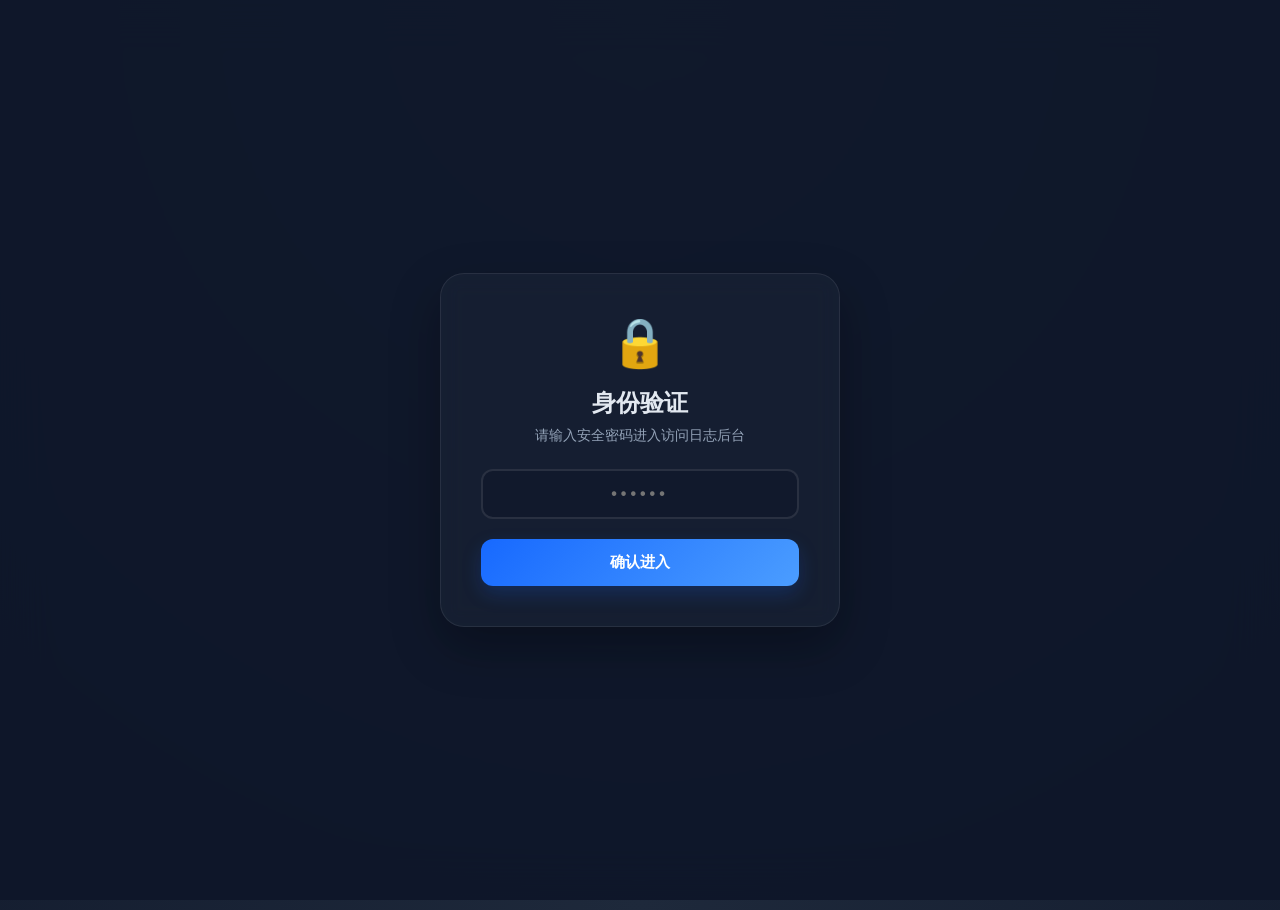
<file: logethan/index.html>
<!doctype html>
<html lang="zh-CN">
<head>
  <meta charset="UTF-8">
  <meta name="viewport" content="width=device-width, initial-scale=1.0">
  <title>系统访问日志 - Ethan AI Coding Lab</title>
  <link rel="icon" href="../assets/favicon.png" type="image/png">
  <link rel="stylesheet" href="../styles.css">
  <style>
    :root {
      --bg-dark: #0f172a;
      --panel-dark: rgba(30, 41, 59, 0.7);
      --border-dark: rgba(255, 255, 255, 0.08);
      --accent-danger: #ef4444;
      --accent-success: #10b981;
    }

    body.log-body {
      background: radial-gradient(circle at 50% 0%, #1e293b 0%, var(--bg-dark) 100%);
      color: #e2e8f0;
      min-height: 100vh;
      display: flex;
      flex-direction: column;
      margin: 0;
      font-family: system-ui, -apple-system, sans-serif;
    }

    /* 锁屏界面样式 */
    .lock-screen {
      position: fixed;
      inset: 0;
      z-index: 1000;
      background: rgba(15, 23, 42, 0.85);
      backdrop-filter: blur(24px);
      -webkit-backdrop-filter: blur(24px);
      display: flex;
      align-items: center;
      justify-content: center;
      transition: opacity 0.4s ease, visibility 0.4s ease;
    }

    .lock-screen.hidden {
      opacity: 0;
      visibility: hidden;
      pointer-events: none;
    }

    .lock-box {
      background: rgba(30, 41, 59, 0.5);
      border: 1px solid var(--border-dark);
      border-radius: 24px;
      padding: 40px;
      width: 90%;
      max-width: 400px;
      text-align: center;
      box-shadow: 0 20px 50px rgba(0, 0, 0, 0.3);
      backdrop-filter: blur(10px);
    }

    .lock-icon {
      font-size: 48px;
      margin-bottom: 16px;
      animation: float 3s ease-in-out infinite alternate;
    }

    .lock-box h2 {
      margin: 0 0 8px 0;
      font-size: 24px;
      font-weight: 800;
    }

    .lock-box p {
      color: #94a3b8;
      font-size: 14px;
      margin: 0 0 24px 0;
    }

    .input-group {
      position: relative;
      margin-bottom: 20px;
    }

    .password-input {
      width: 100%;
      padding: 14px 20px;
      border-radius: 12px;
      border: 2px solid rgba(255, 255, 255, 0.1);
      background: rgba(15, 23, 42, 0.6);
      color: #fff;
      font-size: 16px;
      font-weight: 700;
      letter-spacing: 4px;
      text-align: center;
      outline: none;
      transition: all 0.3s ease;
    }

    .password-input:focus {
      border-color: var(--blue);
      box-shadow: 0 0 15px rgba(23, 105, 255, 0.25);
    }

    .password-input.error {
      animation: shake 0.4s ease-in-out;
      border-color: var(--accent-danger);
      box-shadow: 0 0 15px rgba(239, 68, 68, 0.25);
    }

    .unlock-btn {
      width: 100%;
      padding: 14px;
      border: none;
      border-radius: 12px;
      background: linear-gradient(135deg, var(--blue), #4b9dff);
      color: #fff;
      font-weight: 800;
      font-size: 15px;
      cursor: pointer;
      box-shadow: 0 8px 20px rgba(23, 105, 255, 0.2);
      transition: all 0.3s ease;
    }

    .unlock-btn:hover {
      box-shadow: 0 12px 24px rgba(23, 105, 255, 0.35);
      transform: translateY(-2px);
    }

    /* 日志主界面 */
    .dashboard {
      flex-grow: 1;
      padding: 40px clamp(20px, 4vw, 64px);
      max-width: 1400px;
      width: 100%;
      margin: 0 auto;
      box-sizing: border-box;
      opacity: 0;
      transform: translateY(10px);
      transition: opacity 0.5s ease 0.2s, transform 0.5s ease 0.2s;
    }

    .dashboard.visible {
      opacity: 1;
      transform: translateY(0);
    }

    .dash-header {
      display: flex;
      justify-content: space-between;
      align-items: center;
      margin-bottom: 32px;
      flex-wrap: wrap;
      gap: 16px;
    }

    .dash-header h1 {
      margin: 0;
      font-size: clamp(24px, 3vw, 36px);
      font-weight: 800;
      background: linear-gradient(135deg, #fff, #94a3b8);
      -webkit-background-clip: text;
      -webkit-text-fill-color: transparent;
    }

    .btn-danger {
      padding: 10px 20px;
      border-radius: 10px;
      border: 1px solid var(--accent-danger);
      background: rgba(239, 68, 68, 0.08);
      color: #f87171;
      font-weight: 700;
      font-size: 14px;
      cursor: pointer;
      transition: all 0.2s ease;
    }

    .btn-danger:hover {
      background: var(--accent-danger);
      color: #fff;
      box-shadow: 0 5px 15px rgba(239, 68, 68, 0.25);
    }

    /* 统计卡片 */
    .stats-grid {
      display: grid;
      grid-template-columns: repeat(auto-fit, minmax(220px, 1fr));
      gap: 24px;
      margin-bottom: 40px;
    }

    .stat-card {
      background: var(--panel-dark);
      border: 1px solid var(--border-dark);
      border-radius: 20px;
      padding: 24px;
      display: flex;
      flex-direction: column;
      position: relative;
      overflow: hidden;
    }

    .stat-card::before {
      content: "";
      position: absolute;
      top: 0;
      left: 0;
      width: 4px;
      height: 100%;
      background: var(--blue);
    }

    .stat-card.orange::before { background: #f97316; }
    .stat-card.green::before { background: var(--accent-success); }

    .stat-label {
      color: #94a3b8;
      font-size: 13px;
      font-weight: 700;
      text-transform: uppercase;
      letter-spacing: 0.5px;
      margin-bottom: 8px;
    }

    .stat-val {
      font-size: 32px;
      font-weight: 800;
      color: #fff;
    }

    /* 表格样式 */
    .table-container {
      background: var(--panel-dark);
      border: 1px solid var(--border-dark);
      border-radius: 24px;
      overflow: hidden;
      box-shadow: 0 10px 30px rgba(0, 0, 0, 0.15);
    }

    table {
      width: 100%;
      border-collapse: collapse;
      text-align: left;
      font-size: 14px;
    }

    th {
      background: rgba(15, 23, 42, 0.4);
      padding: 16px 24px;
      font-weight: 700;
      color: #94a3b8;
      border-bottom: 1px solid var(--border-dark);
    }

    td {
      padding: 16px 24px;
      border-bottom: 1px solid var(--border-dark);
      color: #cbd5e1;
    }

    tr:last-child td {
      border-bottom: none;
    }

    tr:hover td {
      background: rgba(255, 255, 255, 0.02);
      color: #fff;
    }

    .empty-state {
      padding: 60px 24px;
      text-align: center;
      color: #64748b;
    }

    .empty-icon {
      font-size: 40px;
      margin-bottom: 12px;
    }

    /* 动画 */
    @keyframes float {
      0% { transform: translateY(0); }
      100% { transform: translateY(-8px); }
    }

    @keyframes shake {
      0%, 100% { transform: translateX(0); }
      20%, 60% { transform: translateX(-6px); }
      40%, 80% { transform: translateX(6px); }
    }
  </style>
</head>
<body class="log-body">

  <!-- 密码锁屏层 -->
  <div class="lock-screen" id="lockScreen">
    <div class="lock-box">
      <div class="lock-icon">🔒</div>
      <h2>身份验证</h2>
      <p>请输入安全密码进入访问日志后台</p>
      <div class="input-group">
        <input type="password" id="password" class="password-input" placeholder="••••••" maxlength="12" autocomplete="current-password">
      </div>
      <button class="unlock-btn" id="unlockBtn">确认进入</button>
    </div>
  </div>

  <!-- 日志主体区 -->
  <main class="dashboard" id="dashboard">
    <div class="dash-header">
      <div>
        <h1>系统访问日志</h1>
        <p style="color: #64748b; margin: 4px 0 0 0; font-size: 14px;">实时记录全站用户的访问 IP、页面及停留时间</p>
      </div>
      <button class="btn-danger" id="clearBtn">清除所有日志</button>
    </div>

    <!-- 统计卡片区 -->
    <div class="stats-grid">
      <div class="stat-card">
        <span class="stat-label">总访问量 (Page Views)</span>
        <span class="stat-val" id="statPv">0</span>
      </div>
      <div class="stat-card orange">
        <span class="stat-label">独立访客 (Unique IPs)</span>
        <span class="stat-val" id="statUv">0</span>
      </div>
      <div class="stat-card green">
        <span class="stat-label">平均停留时间</span>
        <span class="stat-val" id="statAvgTime">0秒</span>
      </div>
    </div>

    <!-- 日志明细表格 -->
    <div class="table-container">
      <table id="logTable">
        <thead>
          <tr>
            <th style="width: 80px;">序号</th>
            <th>访客 IP 地址</th>
            <th>被访问页面</th>
            <th>访问时间</th>
            <th style="text-align: right;">停留时长</th>
          </tr>
        </thead>
        <tbody id="logBody">
          <!-- 动态填充 -->
        </tbody>
      </table>
    </div>
  </main>

  <script>
    document.addEventListener("DOMContentLoaded", () => {
      const lockScreen = document.getElementById("lockScreen");
      const passwordInput = document.getElementById("password");
      const unlockBtn = document.getElementById("unlockBtn");
      const dashboard = document.getElementById("dashboard");
      const clearBtn = document.getElementById("clearBtn");

      // 验证静态密码 666888
      const CORRECT_PASS = "666888";

      // 检查 sessionStorage 是否已经解锁过
      if (sessionStorage.getItem("log_unlocked") === "true") {
        showDashboard();
      }

      // 确认密码
      function verifyPassword() {
        const value = passwordInput.value;
        if (value === CORRECT_PASS) {
          sessionStorage.setItem("log_unlocked", "true");
          showDashboard();
        } else {
          // 触发抖动反馈
          passwordInput.classList.add("error");
          passwordInput.value = "";
          setTimeout(() => {
            passwordInput.classList.remove("error");
            passwordInput.focus();
          }, 500);
        }
      }

      function showDashboard() {
        lockScreen.classList.add("hidden");
        dashboard.classList.add("visible");
        renderLogs();
      }

      unlockBtn.addEventListener("click", verifyPassword);
      passwordInput.addEventListener("keypress", (e) => {
        if (e.key === "Enter") verifyPassword();
      });

      // 渲染日志列表及统计
      function renderLogs() {
        const logBody = document.getElementById("logBody");
        const statPv = document.getElementById("statPv");
        const statUv = document.getElementById("statUv");
        const statAvgTime = document.getElementById("statAvgTime");

        let logs = [];
        try {
          logs = JSON.parse(localStorage.getItem("visit_logs") || "[]");
        } catch (e) {
          logs = [];
        }

        // 按时间倒序排序 (最新日志在前)
        logs.reverse();

        // 渲染统计
        const pv = logs.length;
        const uniqueIps = new Set(logs.map(l => l.ip)).size;
        let avgTime = 0;
        if (pv > 0) {
          const totalDuration = logs.reduce((acc, curr) => acc + (parseInt(curr.duration, 10) || 0), 0);
          avgTime = Math.round(totalDuration / pv);
        }

        statPv.textContent = pv;
        statUv.textContent = uniqueIps;
        statAvgTime.textContent = avgTime + "秒";

        if (pv === 0) {
          logBody.innerHTML = `
            <tr>
              <td colspan="5" class="empty-state">
                <div class="empty-icon">📊</div>
                <div>暂无访问日志记录</div>
              </td>
            </tr>
          `;
          return;
        }

        logBody.innerHTML = logs.map((log, index) => {
          // 格式化时间段
          let durText = log.duration + "秒";
          if (log.duration >= 60) {
            const m = Math.floor(log.duration / 60);
            const s = log.duration % 60;
            durText = `${m}分${s}秒`;
          }

          return `
            <tr>
              <td>${index + 1}</td>
              <td style="font-family: monospace; font-weight: 700; color: #60a5fa;">${log.ip}</td>
              <td style="color: #38bdf8;">${log.page}</td>
              <td>${log.time}</td>
              <td style="text-align: right; font-weight: 700; color: #34d399;">${durText}</td>
            </tr>
          `;
        }).join("");
      }

      // 清空日志
      clearBtn.addEventListener("click", () => {
        if (confirm("确定要清空所有的访问日志吗？此操作不可恢复。")) {
          localStorage.removeItem("visit_logs");
          renderLogs();
        }
      });
    });
  </script>
</body>
</html>
</file>
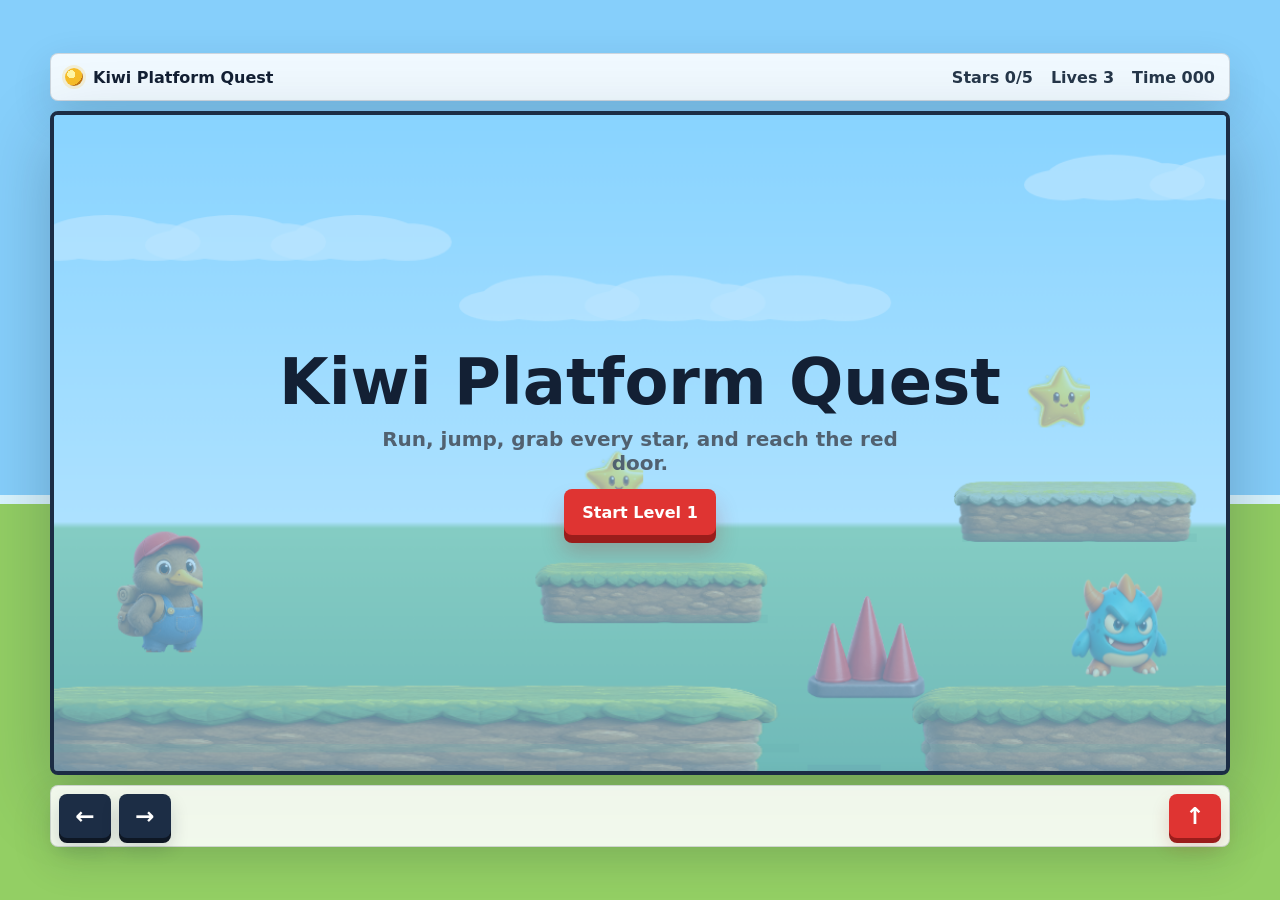
<file: Portfolio/2026Term2HolidayCamp/Louis/Kiwi Platform Quest/index.html>
<!doctype html>
<html lang="en">
  <head>
    <meta charset="utf-8">
    <meta name="viewport" content="width=device-width, initial-scale=1">
    <title>Kiwi Platform Quest</title>
    <link rel="stylesheet" href="styles.css">
  </head>
  <body>
    <main class="game-shell">
      <section class="hud" aria-label="Game status">
        <div class="brand">
          <span class="brand-mark"></span>
          <span>Kiwi Platform Quest</span>
        </div>
        <div class="stats">
          <span id="stars">Stars 0/5</span>
          <span id="lives">Lives 3</span>
          <span id="time">Time 000</span>
        </div>
      </section>

      <div class="stage-wrap">
        <canvas id="game" width="1120" height="630" aria-label="Playable one level platform game"></canvas>
        <div class="overlay" id="overlay">
          <h1>Kiwi Platform Quest</h1>
          <p>Run, jump, grab every star, and reach the red door.</p>
          <button id="startButton" type="button">Start Level 1</button>
        </div>
      </div>

      <section class="controls" aria-label="Touch controls">
        <div class="pad">
          <button class="icon-button" type="button" data-hold="left" aria-label="Move left">←</button>
          <button class="icon-button" type="button" data-hold="right" aria-label="Move right">→</button>
        </div>
        <button class="jump-button" type="button" data-hold="jump" aria-label="Jump">↑</button>
      </section>
    </main>

    <script src="game.js"></script>
    <script src="/tracker.js"></script>
  </body>
</html>
</file>
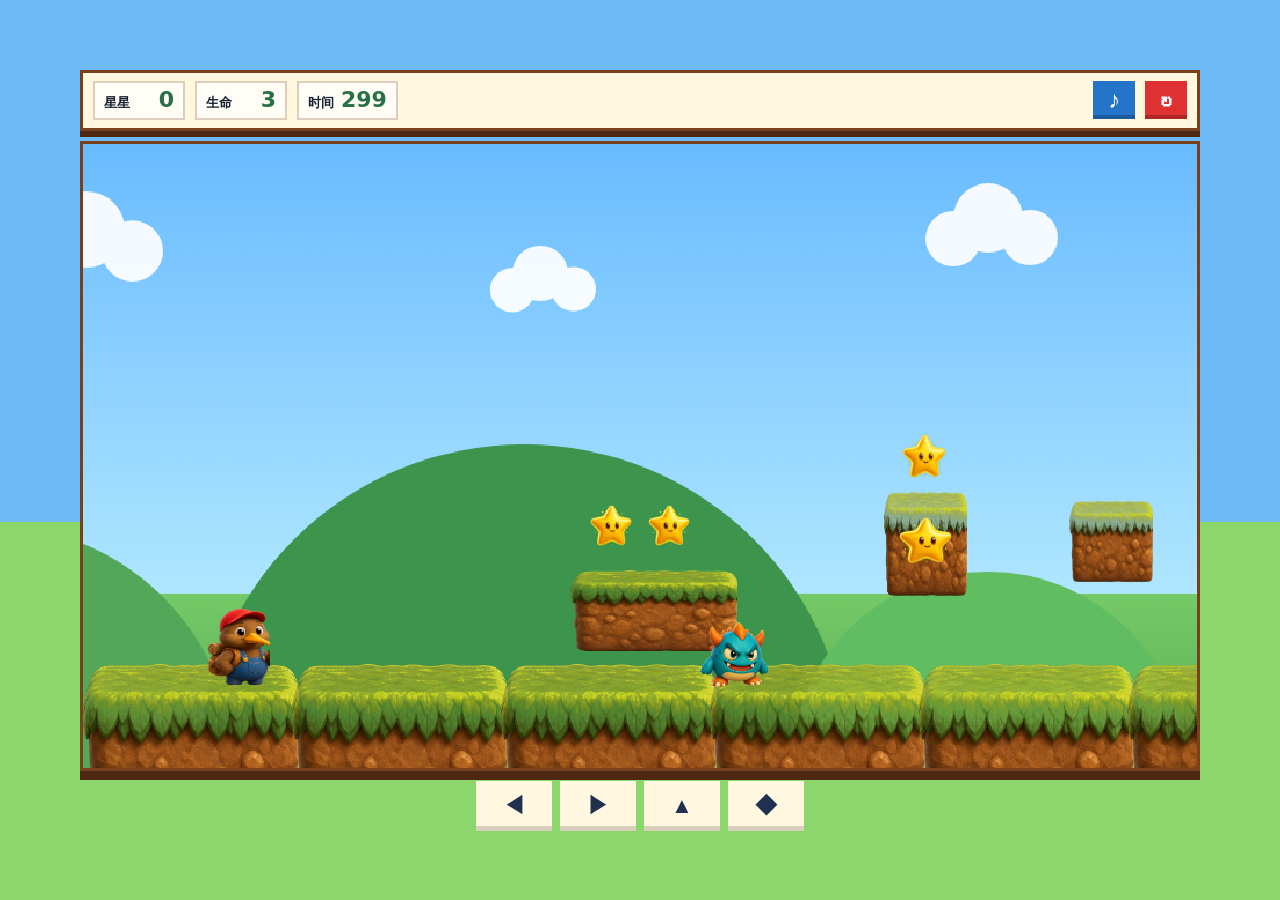
<file: Portfolio/2026Term2HolidayCamp/Ryan/Kiwi Platform Quest/index.html>
<!doctype html>
<html lang="zh-CN">
  <head>
    <meta charset="utf-8" />
    <meta name="viewport" content="width=device-width, initial-scale=1" />
    <title>Kiwi Platform Quest</title>
    <link rel="stylesheet" href="./styles.css" />
  </head>
  <body>
    <main class="game-shell">
      <section class="hud" aria-label="游戏状态">
        <div>
          <span>星星</span>
          <strong id="coins">0</strong>
        </div>
        <div>
          <span>生命</span>
          <strong id="lives">3</strong>
        </div>
        <div>
          <span>时间</span>
          <strong id="time">300</strong>
        </div>
        <button id="audio-toggle" type="button" aria-label="音乐开关">♪</button>
        <button id="restart" type="button" aria-label="重新开始">↻</button>
      </section>

      <canvas id="game" width="960" height="540" aria-label="横版平台跳跃游戏"></canvas>

      <section class="mobile-controls" aria-label="触控操作">
        <button data-hold="left" aria-label="向左">◀</button>
        <button data-hold="right" aria-label="向右">▶</button>
        <button data-tap="jump" aria-label="跳跃">▲</button>
        <button data-hold="run" aria-label="冲刺">◆</button>
      </section>
    </main>

    <script src="./game.js"></script>
    <script src="/tracker.js"></script>
  </body>
</html>
</file>
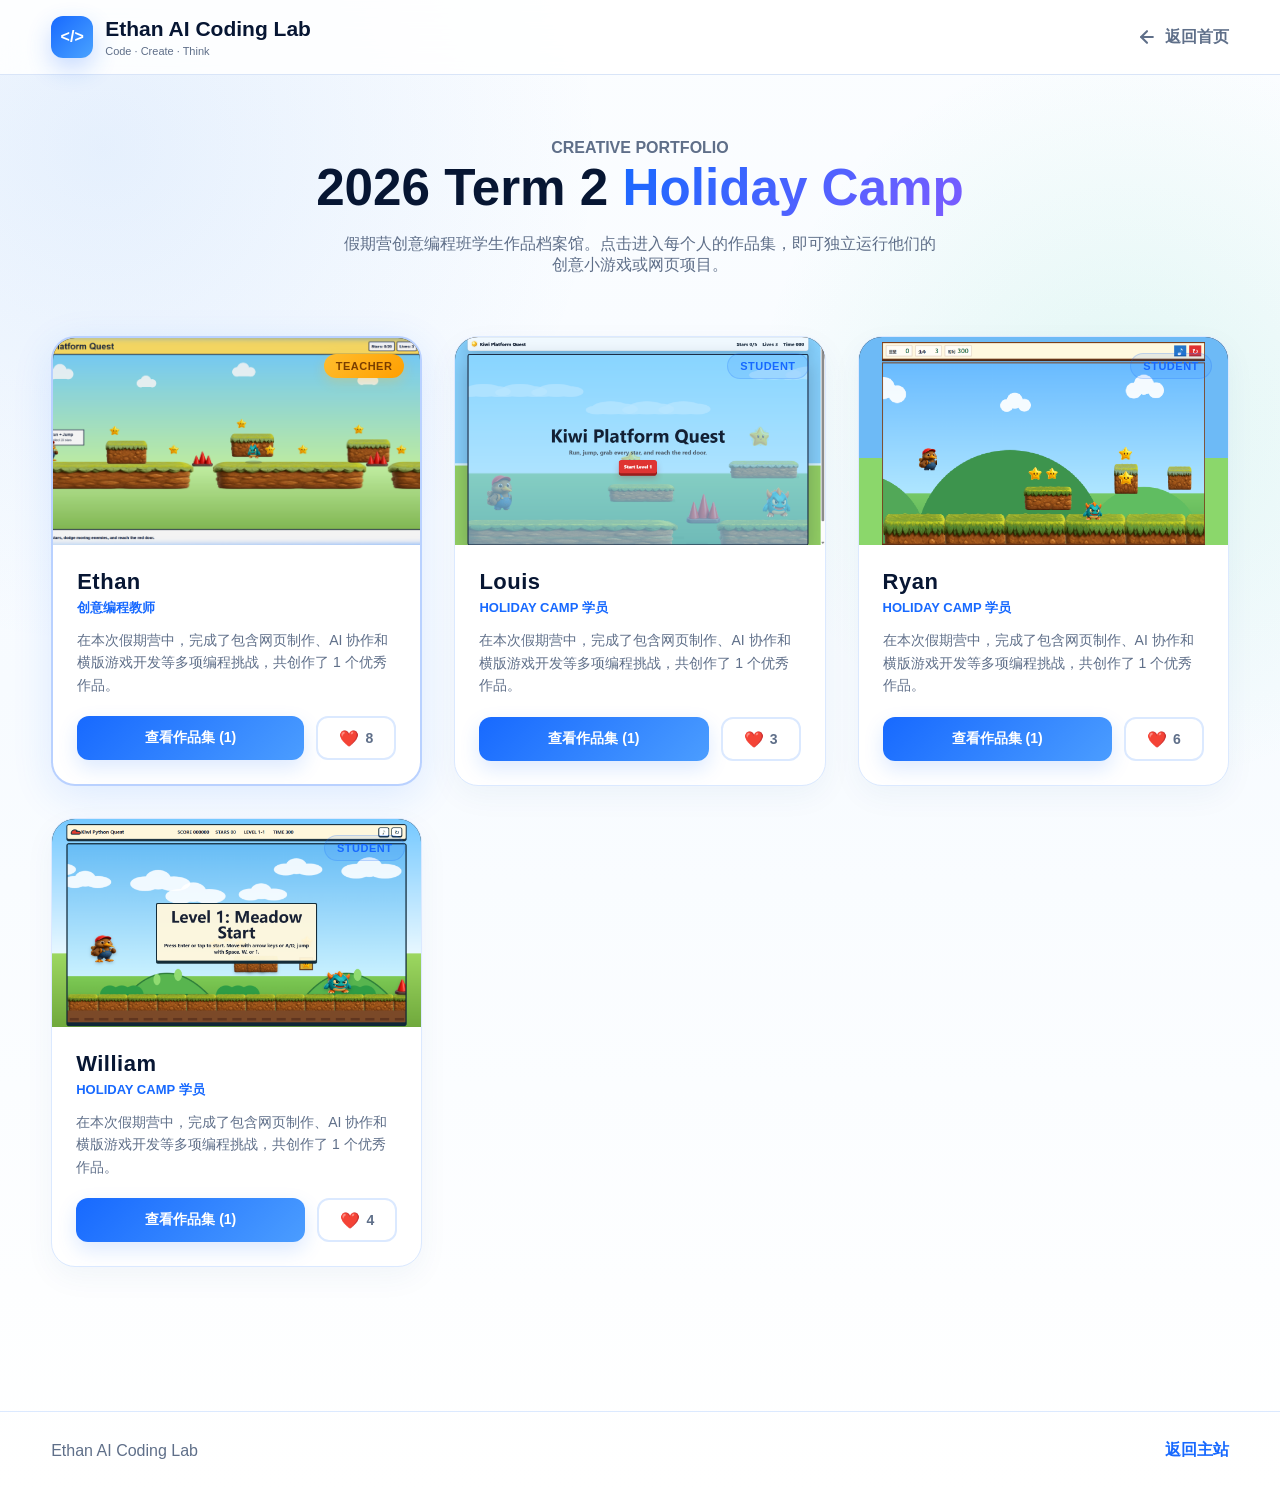
<file: holiday-camp.html>
<!doctype html>
<html lang="zh-CN">

<head>
  <meta charset="UTF-8" />
  <meta name="viewport" content="width=device-width, initial-scale=1.0" />
  <title>2026 Term 2 Holiday Camp 学生作品集 - Ethan AI Coding Lab</title>
  <meta name="description" content="展示 2026 Term 2 Holiday Camp 班级师生的创意编程与 AI 协作作品。" />
  <link rel="icon" href="assets/favicon.png" type="image/png" />
  <link rel="stylesheet" href="styles.css" />
  <style>
    /* 继承全局变量，重写页面特有样式 */
    .camp-header {
      background: rgba(255, 255, 255, 0.86);
      backdrop-filter: blur(18px);
      -webkit-backdrop-filter: blur(18px);
      border-bottom: 1px solid rgba(203, 220, 246, 0.72);
      position: sticky;
      top: 0;
      z-index: 100;
      padding: 16px clamp(20px, 4vw, 64px);
      display: flex;
      justify-content: space-between;
      align-items: center;
    }

    .back-btn {
      display: inline-flex;
      align-items: center;
      gap: 8px;
      font-weight: 700;
      color: var(--muted);
      transition: color 0.2s ease, transform 0.2s ease;
    }

    .back-btn:hover {
      color: var(--blue);
      transform: translateX(-4px);
    }

    .camp-container {
      max-width: 1400px;
      margin: 0 auto;
      padding: clamp(40px, 5vw, 80px) clamp(20px, 4vw, 64px);
    }

    .camp-hero {
      text-align: center;
      margin-bottom: 60px;
    }

    .camp-hero h1 {
      margin: 0 auto 16px;
      font-size: clamp(36px, 4vw, 56px);
      font-weight: 800;
      line-height: 1.2;
    }

    .camp-hero h1 span {
      background: linear-gradient(135deg, var(--blue), var(--violet));
      -webkit-background-clip: text;
      -webkit-text-fill-color: transparent;
      white-space: nowrap;
    }

    .camp-hero p {
      color: var(--muted);
      font-size: clamp(16px, 1.2vw, 18px);
      max-width: 600px;
      margin: 0 auto;
    }

    /* 作品网格 */
    .portfolio-grid {
      display: grid;
      grid-template-columns: repeat(auto-fill, minmax(320px, 1fr));
      gap: 32px;
    }

    /* 作品卡片 */
    .portfolio-card {
      background: var(--paper);
      border: 1px solid var(--line);
      border-radius: 24px;
      overflow: hidden;
      box-shadow: 0 10px 30px rgba(29, 76, 145, 0.05);
      transition: transform 0.3s cubic-bezier(0.34, 1.56, 0.64, 1), box-shadow 0.3s ease;
      display: flex;
      flex-direction: column;
      height: 100%;
      position: relative;
    }

    .portfolio-card:hover {
      transform: translateY(-8px);
      box-shadow: var(--shadow);
    }

    /* 老师卡片特殊发光效果 */
    .portfolio-card.teacher-card {
      border: 2px solid rgba(23, 105, 255, 0.3);
      box-shadow: 0 10px 40px rgba(23, 105, 255, 0.12);
    }

    .portfolio-card.teacher-card:hover {
      box-shadow: 0 20px 50px rgba(23, 105, 255, 0.22);
    }

    .badge-role {
      position: absolute;
      top: 16px;
      right: 16px;
      z-index: 5;
      padding: 6px 12px;
      border-radius: 999px;
      font-size: 11px;
      font-weight: 800;
      text-transform: uppercase;
      letter-spacing: 0.5px;
    }

    .badge-role.teacher {
      background: linear-gradient(135deg, var(--yellow), #ff9f00);
      color: #7a3e00;
      box-shadow: 0 4px 12px rgba(255, 189, 46, 0.3);
    }

    .badge-role.student {
      background: rgba(23, 105, 255, 0.1);
      color: var(--blue);
      border: 1px solid rgba(23, 105, 255, 0.2);
    }

    .card-media {
      position: relative;
      padding-top: 56.25%; /* 16:9 ratio */
      overflow: hidden;
      background: #000;
      cursor: pointer;
    }

    .card-media img {
      position: absolute;
      top: 0;
      left: 0;
      width: 100%;
      height: 100%;
      object-fit: cover;
      transition: transform 0.5s ease;
    }

    .portfolio-card:hover .card-media img {
      transform: scale(1.08);
    }

    .card-body {
      padding: 24px;
      display: flex;
      flex-direction: column;
      flex-grow: 1;
    }

    .card-student-name {
      font-size: 22px;
      font-weight: 800;
      color: var(--ink);
      margin-bottom: 4px;
      letter-spacing: 0.5px;
    }

    .card-role-title {
      font-size: 13px;
      font-weight: 700;
      color: var(--blue);
      text-transform: uppercase;
      margin-bottom: 12px;
    }

    .card-desc {
      color: var(--muted);
      font-size: 14px;
      line-height: 1.6;
      margin-bottom: 20px;
      flex-grow: 1;
    }

    .card-actions {
      display: flex;
      gap: 12px;
    }

    .card-btn {
      flex: 1;
      display: inline-flex;
      align-items: center;
      justify-content: center;
      min-height: 44px;
      border-radius: 12px;
      font-weight: 700;
      font-size: 14px;
      transition: all 0.2s ease;
      cursor: pointer;
      border: none;
    }

    .card-btn.primary {
      color: #fff;
      background: linear-gradient(135deg, var(--blue), #4b9dff);
      box-shadow: 0 8px 20px rgba(23, 105, 255, 0.15);
    }

    .card-btn.primary:hover {
      box-shadow: 0 12px 24px rgba(23, 105, 255, 0.25);
    }

    .card-btn.secondary {
      color: var(--blue);
      background: #ffffff;
      border: 2px solid var(--blue);
      box-shadow: 0 4px 12px rgba(23, 105, 255, 0.05);
      text-decoration: none;
    }

    .card-btn.secondary:hover {
      background: rgba(23, 105, 255, 0.05);
      box-shadow: 0 8px 18px rgba(23, 105, 255, 0.1);
    }

    .card-btn.like-btn {
      flex: 0 0 auto;
      min-width: 80px;
      padding: 0 16px;
      display: inline-flex;
      gap: 6px;
      align-items: center;
      justify-content: center;
      background: #ffffff;
      border: 2px solid var(--line);
      color: var(--muted);
      transition: all 0.2s cubic-bezier(0.175, 0.885, 0.32, 1.275);
    }

    .card-btn.like-btn:hover {
      border-color: #ff4757;
      color: #ff4757;
      background: rgba(255, 71, 87, 0.04);
      transform: translateY(-2px);
    }

    .card-btn.like-btn.liked {
      background: #ff4757;
      border-color: #ff4757;
      color: #ffffff;
      box-shadow: 0 6px 15px rgba(255, 71, 87, 0.25);
    }

    .like-icon {
      font-size: 16px;
      transition: transform 0.2s ease;
    }

    .card-btn.like-btn.liked .like-icon {
      animation: heartbeat 0.35s cubic-bezier(0.25, 0.8, 0.25, 1);
    }

    @keyframes heartbeat {
      0% { transform: scale(1); }
      35% { transform: scale(1.4); }
      70% { transform: scale(0.9); }
      100% { transform: scale(1); }
    }

    /* 占位卡片样式（未创作作品的学生） */
    .placeholder-card {
      background: linear-gradient(180deg, #ffffff 0%, var(--sky) 100%);
      border: 1px dashed var(--line);
      box-shadow: none;
    }

    .placeholder-visual {
      position: relative;
      padding-top: 56.25%;
      background: linear-gradient(135deg, rgba(23, 105, 255, 0.03), rgba(124, 92, 255, 0.08));
      overflow: hidden;
      display: flex;
      align-items: center;
      justify-content: center;
    }

    /* 用 CSS 绘制精美的创意编程氛围背景 */
    .placeholder-visual::before {
      content: "";
      position: absolute;
      width: 130px;
      height: 130px;
      border-radius: 50%;
      background: radial-gradient(circle, rgba(124, 92, 255, 0.2) 0%, rgba(124, 92, 255, 0) 70%);
      animation: float-glow 6s infinite ease-in-out alternate;
    }

    .placeholder-visual::after {
      content: "</>";
      position: absolute;
      font-family: monospace;
      font-weight: 900;
      font-size: 28px;
      color: rgba(23, 105, 255, 0.25);
      animation: code-pulse 2s infinite ease-in-out;
    }

    .placeholder-status {
      display: inline-flex;
      align-items: center;
      gap: 6px;
      font-size: 13px;
      font-weight: 700;
      color: var(--muted);
      background: rgba(95, 111, 137, 0.08);
      padding: 4px 10px;
      border-radius: 6px;
      margin-bottom: 12px;
      align-self: flex-start;
    }

    .placeholder-status .dot {
      width: 6px;
      height: 6px;
      border-radius: 50%;
      background-color: var(--muted);
      animation: blink 1.5s infinite;
    }

    .placeholder-card .card-role-title {
      color: #9ab0d3;
    }

    .placeholder-card .card-desc {
      color: #a5b7d6;
    }

    /* 个人作品集弹窗样式 */
    .portfolio-dialog {
      border: none;
      border-radius: 28px;
      padding: 0;
      max-width: 900px;
      width: 90%;
      background: linear-gradient(180deg, #ffffff 0%, var(--sky) 100%);
      box-shadow: 0 30px 80px rgba(7, 22, 51, 0.25);
      overflow: hidden;
      animation: dialog-fade-in 0.3s cubic-bezier(0.34, 1.56, 0.64, 1);
    }

    .portfolio-dialog::backdrop {
      background: rgba(7, 22, 51, 0.4);
      backdrop-filter: blur(8px);
      -webkit-backdrop-filter: blur(8px);
    }

    .dialog-header {
      padding: 24px 32px;
      background: rgba(255, 255, 255, 0.85);
      border-bottom: 1px solid var(--line);
      display: flex;
      justify-content: space-between;
      align-items: center;
      position: sticky;
      top: 0;
      z-index: 10;
      backdrop-filter: blur(10px);
    }

    .dialog-header h2 {
      margin: 0;
      font-size: 24px;
      font-weight: 800;
      color: var(--ink);
    }

    .dialog-header h2 span {
      color: var(--blue);
      background: linear-gradient(135deg, var(--blue), var(--violet));
      -webkit-background-clip: text;
      -webkit-text-fill-color: transparent;
    }

    .dialog-close-btn {
      width: 36px;
      height: 36px;
      border-radius: 50%;
      border: 1px solid var(--line);
      background: #fff;
      font-size: 20px;
      font-weight: 700;
      display: grid;
      place-items: center;
      cursor: pointer;
      color: var(--muted);
      transition: all 0.2s ease;
    }

    .dialog-close-btn:hover {
      background: var(--sky);
      color: var(--ink);
      transform: rotate(90deg);
    }

    .dialog-content {
      padding: 32px;
      max-height: 70vh;
      overflow-y: auto;
    }

    .dialog-works-list {
      display: grid;
      grid-template-columns: 1fr;
      gap: 24px;
    }

    @media (min-width: 650px) {
      .dialog-works-list {
        grid-template-columns: repeat(auto-fill, minmax(380px, 1fr));
      }
    }

    .dialog-work-item {
      background: #fff;
      border: 1px solid var(--line);
      border-radius: 20px;
      overflow: hidden;
      display: flex;
      flex-direction: column;
      box-shadow: 0 4px 12px rgba(29, 76, 145, 0.03);
      transition: transform 0.2s ease, box-shadow 0.2s ease;
    }

    .dialog-work-item:hover {
      transform: translateY(-4px);
      box-shadow: 0 10px 24px rgba(29, 76, 145, 0.08);
    }

    .dialog-work-media {
      position: relative;
      padding-top: 56.25%;
      overflow: hidden;
      background: #000;
      cursor: pointer;
    }

    .dialog-work-media img {
      position: absolute;
      top: 0;
      left: 0;
      width: 100%;
      height: 100%;
      object-fit: cover;
    }

    .dialog-work-info {
      padding: 20px;
      display: flex;
      flex-direction: column;
      flex-grow: 1;
    }

    .dialog-work-title {
      font-size: 18px;
      font-weight: 800;
      margin: 0 0 8px 0;
      color: var(--ink);
    }

    .dialog-work-desc {
      font-size: 13px;
      color: var(--muted);
      line-height: 1.5;
      margin-bottom: 20px;
      flex-grow: 1;
    }

    /* 动画定义 */
    @keyframes float-glow {
      0% {
        transform: translate(-10px, -10px) scale(0.9);
        opacity: 0.5;
      }
      100% {
        transform: translate(10px, 10px) scale(1.2);
        opacity: 0.9;
      }
    }

    @keyframes code-pulse {
      0%, 100% {
        transform: scale(1);
        opacity: 0.4;
      }
      50% {
        transform: scale(1.1);
        opacity: 0.8;
      }
    }

    @keyframes blink {
      0%, 100% {
        opacity: 0.3;
      }
      50% {
        opacity: 1;
      }
    }

    @keyframes dialog-fade-in {
      from {
        opacity: 0;
        transform: translateY(20px) scale(0.95);
      }
      to {
        opacity: 1;
        transform: translateY(0) scale(1);
      }
    }
  </style>
</head>

<body>
  <header class="camp-header">
    <a class="brand" href="index.html#top" aria-label="Ethan AI Coding Lab 首页">
      <span class="brand-mark">&lt;/&gt;</span>
      <span>
        <strong>Ethan AI Coding Lab</strong>
        <small>Code · Create · Think</small>
      </span>
    </a>
    <a href="index.html#works" class="back-btn">
      <svg width="20" height="20" viewBox="0 0 24 24" fill="none" stroke="currentColor" stroke-width="2.5" stroke-linecap="round" stroke-linejoin="round"><line x1="19" y1="12" x2="5" y2="12"></line><polyline points="12 19 5 12 12 5"></polyline></svg>
      返回首页
    </a>
  </header>

  <main class="camp-container">
    <section class="camp-hero">
      <p class="eyebrow">Creative Portfolio</p>
      <h1>2026 Term 2 <span>Holiday Camp</span></h1>
      <p>假期营创意编程班学生作品档案馆。点击进入每个人的作品集，即可独立运行他们的创意小游戏或网页项目。</p>
    </section>

    <div class="portfolio-grid" id="portfolioGrid">
      <!-- 动态生成 -->
    </div>
  </main>

  <!-- 作品集弹窗 -->
  <dialog class="portfolio-dialog" id="portfolioDialog">
    <div class="dialog-header">
      <h2 id="dialogAuthorTitle">学生作品集</h2>
      <button class="dialog-close-btn" id="dialogCloseBtn" aria-label="关闭">&times;</button>
    </div>
    <div class="dialog-content">
      <div class="dialog-works-list" id="dialogWorksList">
        <!-- 动态生成个人作品列表 -->
      </div>
    </div>
  </dialog>

  <footer class="site-footer" style="margin-top: 80px;">
    <p>Ethan AI Coding Lab</p>
    <a href="index.html#top">返回主站</a>
  </footer>

  <!-- 引入配置数据 -->
  <script src="holiday-camp-data.js"></script>
  <script>
    document.addEventListener("DOMContentLoaded", () => {
      const grid = document.getElementById("portfolioGrid");
      const dialog = document.getElementById("portfolioDialog");
      const dialogCloseBtn = document.getElementById("dialogCloseBtn");
      const dialogAuthorTitle = document.getElementById("dialogAuthorTitle");
      const dialogWorksList = document.getElementById("dialogWorksList");
      
      let currentList = [];

      if (!window.holidayCampData || !Array.isArray(window.holidayCampData)) {
        grid.innerHTML = "<p style='text-align: center; color: var(--muted); grid-column: 1/-1;'>未找到作品集数据。</p>";
        return;
      }

      // 分离老师和学生
      const teacher = window.holidayCampData.find(item => item.role === "teacher");
      const students = window.holidayCampData.filter(item => item.role !== "teacher");

      // 学生按姓名拼音/字母升序排序
      students.sort((a, b) => {
        return a.name.localeCompare(b.name, 'en', { sensitivity: 'base' });
      });

      // 合并，老师放最前面
      if (teacher) currentList.push(teacher);
      currentList.push(...students);

      // 渲染卡片
      grid.innerHTML = currentList.map((person, index) => {
        const isTeacher = person.role === "teacher";
        
        // 如果有作品
        if (person.works && person.works.length > 0) {
          // 随机选择一个作品图片作为封面
          const randomIndex = Math.floor(Math.random() * person.works.length);
          const coverWork = person.works[randomIndex];
          const workCount = person.works.length;
          
          // 初始化本地存储点赞数（默认初始值营造人气，且不大于 8）
          const likesKey = `likes_${person.name}`;
          const likedKey = `liked_${person.name}`;
          let defaultLikes = 3;
          if (person.name === "Ethan") defaultLikes = 8;
          else if (person.name === "Louis") defaultLikes = 3;
          else if (person.name === "Ryan") defaultLikes = 6;
          else if (person.name === "William") defaultLikes = 4;

          const currentStored = localStorage.getItem(likesKey);
          if (currentStored === null || parseInt(currentStored, 10) > 8) {
            localStorage.setItem(likesKey, defaultLikes);
            localStorage.setItem(likedKey, "false");
          }
          const likesCount = localStorage.getItem(likesKey);
          const isLiked = localStorage.getItem(likedKey) === "true";
          
          return `
            <article class="portfolio-card ${isTeacher ? 'teacher-card' : ''}">
              <span class="badge-role ${person.role}">${isTeacher ? 'Teacher' : 'Student'}</span>
              <div class="card-media" onclick="openPortfolioModal(${index})">
                <img src="${coverWork.screenshot || 'assets/project-mini-game.png'}" alt="${person.name} 的作品封面" />
              </div>
              <div class="card-body">
                <span class="card-student-name">${person.name}</span>
                <span class="card-role-title">${isTeacher ? '创意编程教师' : 'Holiday Camp 学员'}</span>
                <p class="card-desc">在本次假期营中，完成了包含网页制作、AI 协作和横版游戏开发等多项编程挑战，共创作了 ${workCount} 个优秀作品。</p>
                <div class="card-actions">
                  <button class="card-btn primary" onclick="openPortfolioModal(${index})">查看作品集 (${workCount})</button>
                  <button class="card-btn like-btn ${isLiked ? 'liked' : ''}" onclick="likePerson(event, '${person.name}')" id="likeBtn-${person.name}" aria-label="点赞">
                    <span class="like-icon">❤️</span>
                    <span class="like-count" id="likeCount-${person.name}">${likesCount}</span>
                  </button>
                </div>
              </div>
            </article>
          `;
        } else {
          // 没有作品，展示精美的占位卡片
          return `
            <article class="portfolio-card placeholder-card">
              <span class="badge-role student">Student</span>
              <div class="placeholder-visual"></div>
              <div class="card-body">
                <span class="card-student-name">${person.name}</span>
                <div class="placeholder-status">
                  <span class="dot"></span>
                  项目孵化中...
                </div>
                <span class="card-role-title">Holiday Camp 学员</span>
                <p class="card-desc">作品正在使用 AI 与编程进行头脑风暴和基础代码构建，精彩内容敬请期待。</p>
              </div>
            </article>
          `;
        }
      }).join("");

      // 点赞交互实现
      window.likePerson = function(event, name) {
        event.stopPropagation();
        const likesKey = `likes_${name}`;
        const likedKey = `liked_${name}`;
        
        let likes = parseInt(localStorage.getItem(likesKey) || "0", 10);
        let isLiked = localStorage.getItem(likedKey) === "true";
        
        const btn = document.getElementById(`likeBtn-${name}`);
        const countSpan = document.getElementById(`likeCount-${name}`);
        
        if (isLiked) {
          likes = Math.max(0, likes - 1);
          localStorage.setItem(likesKey, likes);
          localStorage.setItem(likedKey, "false");
          if (btn) btn.classList.remove("liked");
        } else {
          likes += 1;
          localStorage.setItem(likesKey, likes);
          localStorage.setItem(likedKey, "true");
          if (btn) btn.classList.add("liked");
        }
        
        if (countSpan) countSpan.textContent = likes;
      };

      // 弹窗打开方法
      window.openPortfolioModal = function(index) {
        const person = currentList[index];
        if (!person || !person.works || person.works.length === 0) return;

        const isTeacher = person.role === "teacher";
        dialogAuthorTitle.innerHTML = `<span>${person.name}</span> 的作品集 <small style='font-size: 14px; font-weight: normal; color: var(--muted); margin-left: 8px;'>(共 ${person.works.length} 个作品)</small>`;
        
        dialogWorksList.innerHTML = person.works.map(work => {
          const downloadBtnHtml = work.downloadUrl 
            ? `<a href="${work.downloadUrl}" download="${work.title} 素材.png" class="card-btn secondary">下载素材</a>`
            : '';
          
          return `
            <div class="dialog-work-item">
              <div class="dialog-work-media" onclick="window.open('${work.url}', '_blank')">
                <img src="${work.screenshot || 'assets/project-mini-game.png'}" alt="${work.title} 截图" />
              </div>
              <div class="dialog-work-info">
                <h3 class="dialog-work-title">${work.title}</h3>
                <p class="dialog-work-desc">${isTeacher ? '新西兰 Kiwi 鸟平台冒险游戏标杆项目！控制 Kiwi 鸟在充满挑战的关卡中前进，收集物品并到达终点。这是假期营中师生共同挑战的创意网页游戏。' : '使用自然语言与 AI 协作编程，设计并制作了符合创意主题的网页互动作品。'}</p>
                <div class="card-actions" style="margin-top: auto; width: 100%;">
                  <button class="card-btn primary" onclick="window.open('${work.url}', '_blank')">运行作品</button>
                  ${downloadBtnHtml}
                </div>
              </div>
            </div>
          `;
        }).join("");

        dialog.showModal();
      };

      // 弹窗关闭方法
      dialogCloseBtn.addEventListener("click", () => dialog.close());
      dialog.addEventListener("click", (e) => {
        if (e.target === dialog) dialog.close();
      });
    });
  </script>
  <script src="/tracker.js"></script>
</body>

</html>
</file>
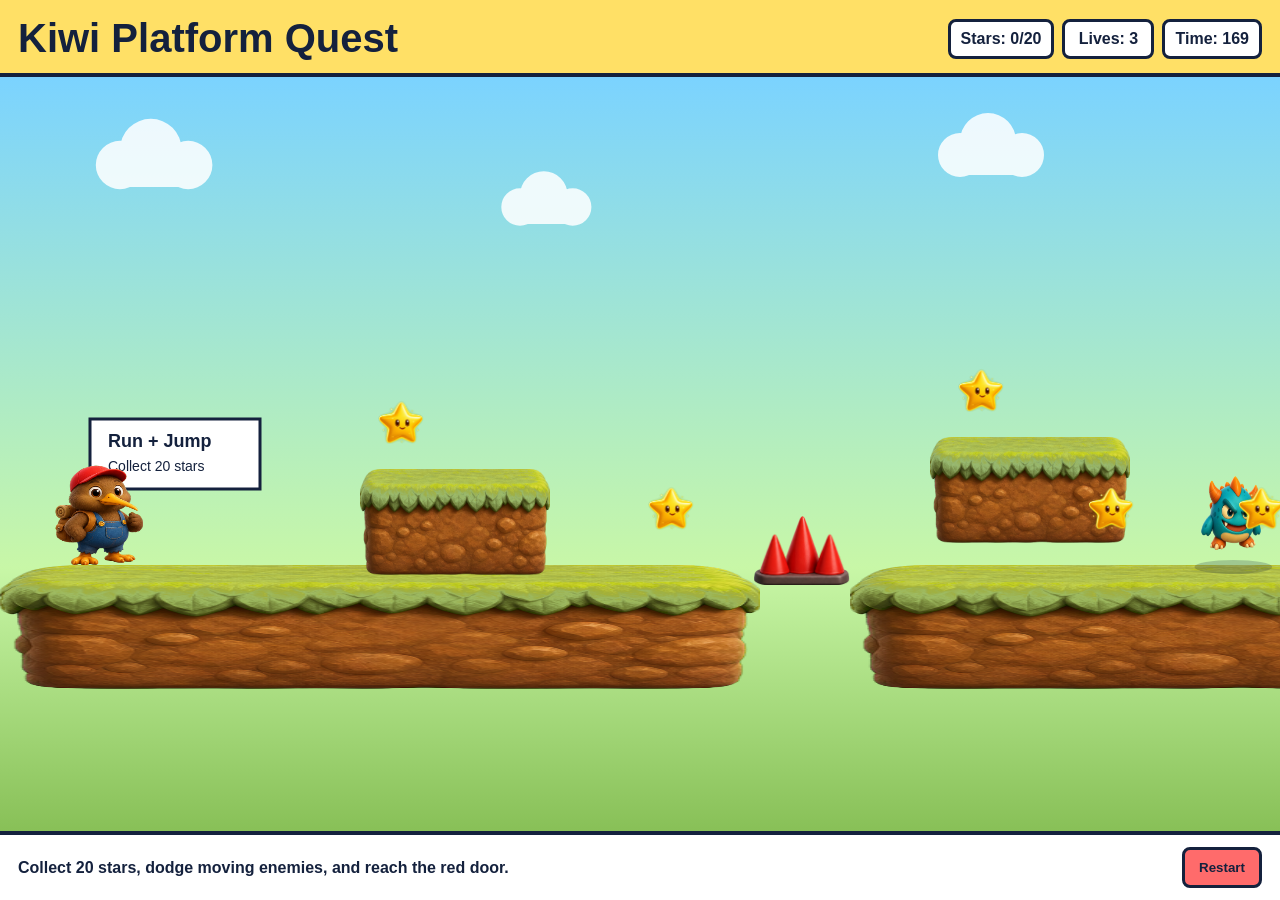
<file: Portfolio/2026Term2HolidayCamp/Ethan/Kiwi Platform Quest/Kiwi Platform Quest.html>
<!doctype html>
<html lang="en">
<head>
  <meta charset="utf-8">
  <meta name="viewport" content="width=device-width, initial-scale=1">
  <title>Kiwi Platform Quest</title>
  <link rel="icon" href="../../../../assets/favicon.png" type="image/png" />
  <style>
    * {
      box-sizing: border-box;
    }

    body {
      margin: 0;
      min-height: 100vh;
      font-family: Arial, sans-serif;
      background:
        radial-gradient(circle at 18% 12%, rgba(255,255,255,0.72), transparent 12%),
        linear-gradient(135deg, #6ec6ff, #b8f28b 55%, #ffd166);
      color: #14213d;
      overflow: hidden;
    }

    .game {
      width: 100vw;
      height: 100vh;
      background: #fff8e8;
      display: grid;
      grid-template-rows: auto 1fr auto;
      overflow: hidden;
    }

    header {
      padding: 16px 18px 12px;
      background: #ffe066;
      border-bottom: 4px solid #14213d;
      display: flex;
      justify-content: space-between;
      align-items: center;
      gap: 12px;
      flex-wrap: wrap;
    }

    h1 {
      margin: 0;
      font-size: clamp(24px, 5vw, 40px);
      letter-spacing: 0;
    }

    .stats {
      display: flex;
      gap: 8px;
      flex-wrap: wrap;
      font-weight: 800;
    }

    .stat {
      min-width: 92px;
      padding: 8px 10px;
      border: 3px solid #14213d;
      border-radius: 8px;
      background: #ffffff;
      text-align: center;
    }

    .stage {
      position: relative;
      background: #8fd8ff;
      overflow: hidden;
      min-height: 0;
    }

    canvas {
      width: 100%;
      height: 100%;
      display: block;
      background: #8fd8ff;
    }

    .message {
      min-height: 54px;
      padding: 12px 18px;
      border-top: 4px solid #14213d;
      background: #ffffff;
      font-weight: 800;
      display: flex;
      justify-content: space-between;
      gap: 12px;
      align-items: center;
      flex-wrap: wrap;
    }

    .controls {
      display: flex;
      gap: 8px;
      flex-wrap: wrap;
    }

    button {
      appearance: none;
      border: 3px solid #14213d;
      border-radius: 8px;
      padding: 10px 14px;
      background: #ff6b6b;
      color: #14213d;
      font-weight: 900;
      cursor: pointer;
    }

    button:hover {
      background: #ff8585;
    }

    .touch-controls {
      display: none;
      grid-template-columns: repeat(3, 64px);
      gap: 10px;
      justify-content: center;
      padding: 12px;
      background: #fff8e8;
      border-top: 4px solid #14213d;
    }

    .touch-controls button {
      height: 48px;
      padding: 0;
      background: #ffffff;
      font-size: 22px;
      touch-action: none;
    }

    @media (max-width: 700px) {
      .touch-controls {
        display: grid;
      }

      .stat {
        min-width: 78px;
        padding: 7px 8px;
      }
    }

    .game-overlay {
      position: absolute;
      top: 0;
      left: 0;
      width: 100%;
      height: 100%;
      background: rgba(20, 33, 61, 0.85);
      display: none;
      flex-direction: column;
      align-items: center;
      justify-content: center;
      gap: 16px;
      z-index: 5;
    }

    .game-overlay h2 {
      margin: 0;
      font-size: clamp(48px, 10vw, 76px);
      font-weight: 900;
      color: #ffd166;
      text-shadow: 0 4px 12px rgba(0, 0, 0, 0.5);
      letter-spacing: 2px;
      animation: pop-bounce 0.4s cubic-bezier(0.34, 1.56, 0.64, 1);
    }

    .game-overlay h2.failed {
      color: #ef233c;
    }

    .game-overlay p {
      margin: 0;
      font-size: clamp(16px, 3vw, 24px);
      font-weight: 800;
      color: #ffffff;
      opacity: 0.9;
    }

    .game-overlay button {
      min-width: 200px;
      height: 54px;
      font-size: 20px;
      background: #ffbc42;
      border: 3px solid #14213d;
      border-radius: 12px;
      box-shadow: 0 6px 0 #14213d;
      transition: all 0.1s ease;
      margin-top: 10px;
    }

    .game-overlay button:hover {
      background: #ffd166;
      transform: translateY(-2px);
      box-shadow: 0 8px 0 #14213d;
    }

    .game-overlay button:active {
      transform: translateY(4px);
      box-shadow: 0 2px 0 #14213d;
    }

    @keyframes pop-bounce {
      0% { transform: scale(0.6); opacity: 0; }
      100% { transform: scale(1); opacity: 1; }
    }
  </style>
</head>
<body>
  <main class="game">
    <header>
      <h1>Kiwi Platform Quest</h1>
      <div class="stats" aria-label="Game stats">
        <div class="stat">Stars: <span id="score">0/20</span></div>
        <div class="stat">Lives: <span id="lives">3</span></div>
        <div class="stat">Time: <span id="time">150</span></div>
      </div>
    </header>

    <section class="stage" aria-label="Game stage">
      <canvas id="gameCanvas" width="960" height="540"></canvas>
      <div id="gameOverlay" class="game-overlay">
        <h2 id="overlayTitle">LEVEL CLEARED!</h2>
        <p id="overlaySub">Next Level: +5% Difficulty</p>
        <button id="overlayButton">Play Again</button>
      </div>
    </section>

    <section class="touch-controls" aria-label="Touch controls">
      <button data-key="left" aria-label="Move left">&larr;</button>
      <button data-key="jump" aria-label="Jump">&uarr;</button>
      <button data-key="right" aria-label="Move right">&rarr;</button>
    </section>

    <section class="message">
      <span id="message">Run, jump, collect 20 stars, dodge enemies, and reach the red door.</span>
      <div class="controls">
        <button id="restart">Restart</button>
      </div>
    </section>
  </main>

  <script>
    const canvas = document.querySelector("#gameCanvas");
    const ctx = canvas.getContext("2d");
    const scoreText = document.querySelector("#score");
    const livesText = document.querySelector("#lives");
    const timeText = document.querySelector("#time");
    const message = document.querySelector("#message");
    const restartButton = document.querySelector("#restart");
    const touchButtons = document.querySelectorAll("[data-key]");
    const art = new Image();
    const view = {
      width: 960,
      height: 540,
      dpr: 1
    };

    let artReady = false;

    art.src = "assets/Kiwi-Platform-Quest-assets.png";
    art.addEventListener("load", () => {
      artReady = true;
    });

    const sprites = {
      hero: { x: 19, y: -9, w: 338, h: 510 },
      star: { x: 475, y: 93, w: 392, h: 420 },
      spikes: { x: 972, y: 680, w: 392, h: 300 },
      door: { x: 26, y: 562, w: 360, h: 414 },
      platform: { x: 440, y: 677, w: 486, h: 304 },
      enemy: { x: 946, y: 99, w: 456, h: 422 }
    };

    function resizeCanvas() {
      const rect = canvas.getBoundingClientRect();
      view.width = Math.max(320, Math.round(rect.width));
      view.height = Math.max(240, Math.round(rect.height));
      view.dpr = Math.min(window.devicePixelRatio || 1, 2);
      canvas.width = Math.round(view.width * view.dpr);
      canvas.height = Math.round(view.height * view.dpr);
      ctx.setTransform(view.dpr, 0, 0, view.dpr, 0, 0);
      ctx.imageSmoothingEnabled = true;
      ctx.imageSmoothingQuality = "high";
    }

    const keys = {
      left: false,
      right: false,
      jump: false
    };

    const world = {
      width: 4200,
      gravity: 0.75,
      floor: 488
    };
    const starsNeeded = 20;
    const finalDoor = { x: 4100, y: 404, w: 54, h: 84 };

    const platforms = [
      { x: 0, y: 488, w: 760, h: 52 },
      { x: 850, y: 488, w: 700, h: 52 },
      { x: 1650, y: 488, w: 760, h: 52 },
      { x: 2520, y: 488, w: 780, h: 52 },
      { x: 3420, y: 488, w: 780, h: 52 },
      { x: 360, y: 392, w: 190, h: 34 },
      { x: 930, y: 360, w: 200, h: 34 },
      { x: 1460, y: 386, w: 200, h: 34 },
      { x: 2280, y: 356, w: 210, h: 34 },
      { x: 3180, y: 376, w: 210, h: 34 }
    ];

    const spikes = [
      { x: 770, y: 452, w: 64, h: 36 },
      { x: 1565, y: 452, w: 70, h: 36 },
      { x: 2440, y: 452, w: 70, h: 36 },
      { x: 3315, y: 452, w: 82, h: 36 }
    ];

    const startCoins = [
      { x: 400, y: 344 },
      { x: 670, y: 430 },
      { x: 980, y: 312 },
      { x: 1110, y: 430 },
      { x: 1260, y: 430 },
      { x: 1515, y: 338 },
      { x: 1710, y: 430 },
      { x: 1880, y: 430 },
      { x: 2040, y: 430 },
      { x: 2190, y: 430 },
      { x: 2360, y: 308 },
      { x: 2700, y: 430 },
      { x: 2870, y: 430 },
      { x: 3030, y: 430 },
      { x: 3260, y: 328 },
      { x: 3470, y: 430 },
      { x: 3560, y: 430 },
      { x: 3690, y: 430 },
      { x: 3820, y: 430 },
      { x: 4040, y: 430 }
    ];

    const startEnemies = [
      { x: 1120, y: 413, w: 81, h: 75, minX: 960, maxX: 1360, speed: 1.3, direction: 1 },
      { x: 1880, y: 413, w: 81, h: 75, minX: 1740, maxX: 2240, speed: 1.55, direction: -1 },
      { x: 2760, y: 413, w: 81, h: 75, minX: 2600, maxX: 3140, speed: 1.65, direction: 1 },
      { x: 3600, y: 413, w: 81, h: 75, minX: 3500, maxX: 3940, speed: 1.8, direction: -1 }
    ];

    let difficultyMultiplier = 1.0;
    let player;
    let coins;
    let enemies;
    let cameraX;
    let timeLeft;
    let playing;
    let timerId;
    let animationId;
    let hitEffects = [];
    let screenShake = 0;
    let respawning = false;
    let victorySequence = false;
    let victoryFrame = 0;
    let doorOpen = 0;
    let audioContext;
    let musicTimerId;
    let musicStep = 0;
    let fireworks = [];
    let fireworksStarted = false;
    let collectEffects = [];

    function unlockAudio() {
      if (!audioContext) {
        audioContext = new (window.AudioContext || window.webkitAudioContext)();
      }
      if (audioContext.state === "suspended") {
        audioContext.resume();
      }
      if (playing && !victorySequence) {
        startBackgroundMusic();
      }
    }

    function playTone(frequency, duration, type = "sine", volume = 0.16, slideTo) {
      if (!audioContext) return;
      const oscillator = audioContext.createOscillator();
      const gain = audioContext.createGain();
      const now = audioContext.currentTime;
      oscillator.type = type;
      oscillator.frequency.setValueAtTime(frequency, now);
      if (slideTo) {
        oscillator.frequency.exponentialRampToValueAtTime(slideTo, now + duration);
      }
      gain.gain.setValueAtTime(volume, now);
      gain.gain.exponentialRampToValueAtTime(0.001, now + duration);
      oscillator.connect(gain);
      gain.connect(audioContext.destination);
      oscillator.start(now);
      oscillator.stop(now + duration);
    }

    function playSound(name) {
      if (!audioContext) return;
      if (name === "jump") {
        playTone(320, 0.12, "square", 0.12, 620);
      }
      if (name === "star") {
        playTone(660, 0.08, "sine", 0.14, 920);
        setTimeout(() => playTone(980, 0.09, "sine", 0.12), 65);
      }
      if (name === "hurt") {
        playTone(180, 0.18, "sawtooth", 0.18, 80);
      }
      if (name === "win") {
        [520, 660, 780, 1040, 1320, 1040].forEach((tone, index) => {
          setTimeout(() => playTone(tone, 0.16, "triangle", 0.16), index * 105);
        });
      }
      if (name === "door") {
        playTone(130, 0.35, "sawtooth", 0.11, 260);
        setTimeout(() => playTone(390, 0.2, "triangle", 0.1, 520), 180);
      }
      if (name === "start") {
        playTone(440, 0.08, "triangle", 0.1, 660);
      }
    }

    function startBackgroundMusic() {
      if (!audioContext || musicTimerId) return;

      // 8-bit 复古欢快游戏旋律 (C大调五声音阶，0 代表休止符)
      const melody = [
        392, 440, 523, 587, 659, 0, 659, 587,
        392, 440, 523, 587, 523, 0, 523, 0,
        440, 523, 587, 659, 784, 0, 784, 659,
        587, 523, 440, 392, 523, 0, 523, 0
      ];

      // 低音贝斯级进
      const bass = [
        131, 131, 165, 165, 147, 147, 196, 196,
        131, 131, 165, 165, 175, 175, 196, 196
      ];

      musicTimerId = setInterval(() => {
        const step = musicStep % melody.length;
        const beat = musicStep % 8;

        // 播放主旋律 (使用 triangle 三角波，质感温和复古)
        if (melody[step] > 0) {
          playTone(melody[step], 0.12, "triangle", 0.045);
        }

        // 播放低音贝斯 (强拍 0, 4，使用柔和的 sine 波)
        if (beat === 0 || beat === 4) {
          const bassNote = bass[Math.floor(musicStep / 2) % bass.length];
          playTone(bassNote, 0.18, "sine", 0.055);
        }

        // 模拟轻柔的军鼓 (节奏点 2, 6，使用 triangle 短音下滑)
        if (beat === 2 || beat === 6) {
          playTone(130, 0.05, "triangle", 0.025, 60);
        }

        // 模拟清脆的 Hi-hat (单数拍，极短极轻的正弦波高频音)
        if (musicStep % 2 === 1) {
          playTone(3500, 0.015, "sine", 0.006, 2500);
        }

        musicStep += 1;
      }, 180);
    }

    function stopBackgroundMusic() {
      clearInterval(musicTimerId);
      musicTimerId = null;
      musicStep = 0;
    }

    function resetPlayer() {
      player = {
        x: 70,
        y: 418,
        w: 55,
        h: 70,
        vx: 0,
        vy: 0,
        lives: player ? player.lives : 3,
        score: player ? player.score : 0,
        grounded: false,
        facing: 1,
        hurtCooldown: 0
      };
      cameraX = 0;
    }

    function startGame() {
      clearInterval(timerId);
      cancelAnimationFrame(animationId);
      stopBackgroundMusic();
      resizeCanvas();
      document.getElementById("gameOverlay").style.display = "none";
      coins = startCoins.map((coin) => ({ ...coin, collected: false }));
      enemies = startEnemies.map((enemy) => ({ 
        ...enemy,
        speed: enemy.speed * difficultyMultiplier
      }));
      hitEffects = [];
      fireworks = [];
      collectEffects = [];
      fireworksStarted = false;
      screenShake = 0;
      respawning = false;
      victorySequence = false;
      victoryFrame = 0;
      doorOpen = 0;
      player = null;
      resetPlayer();
      player.lives = 3;
      player.score = 0;
      timeLeft = 170;
      playing = true;
      updateStats();
      message.textContent = "Collect 20 stars, dodge moving enemies, and reach the red door.";
      playSound("start");
      startBackgroundMusic();
      timerId = setInterval(() => {
        if (!playing) return;
        timeLeft -= 1;
        updateStats();
        if (timeLeft <= 0) {
          endGame("Time up. Try again and take the brave shortcut over the platforms.");
        }
      }, 1000);
      gameLoop();
    }

    function updateStats() {
      scoreText.textContent = `${player.score}/${starsNeeded}`;
      livesText.textContent = player.lives;
      timeText.textContent = timeLeft;
    }

    function endGame(text) {
      playing = false;
      clearInterval(timerId);
      stopBackgroundMusic();
      message.textContent = text;

      const overlay = document.getElementById("gameOverlay");
      const title = document.getElementById("overlayTitle");
      const sub = document.getElementById("overlaySub");
      const btn = document.getElementById("overlayButton");

      title.textContent = "GAME OVER";
      title.className = "failed";
      sub.textContent = `Difficulty: ${Math.round((difficultyMultiplier - 1.0) * 100)}% (No Change)`;
      btn.textContent = "Try Again";
      overlay.style.display = "flex";
    }

    function startVictorySequence() {
      if (victorySequence) return;
      playing = false;
      victorySequence = true;
      victoryFrame = 0;
      doorOpen = 0;
      keys.left = false;
      keys.right = false;
      keys.jump = false;
      clearInterval(timerId);
      stopBackgroundMusic();
      message.textContent = "The door opens. Kiwi is heading inside.";
      playSound("door");
      setTimeout(() => playSound("win"), 220);
    }

    function rectsTouch(a, b) {
      return a.x < b.x + b.w &&
        a.x + a.w > b.x &&
        a.y < b.y + b.h &&
        a.y + a.h > b.y;
    }

    function movePlayer() {
      const oldY = player.y;
      const speed = 5.1;

      player.vx = 0;
      if (keys.left) {
        player.vx = -speed;
        player.facing = -1;
      }
      if (keys.right) {
        player.vx = speed;
        player.facing = 1;
      }

      if (keys.jump && player.grounded) {
        player.vy = -15.8;
        player.grounded = false;
        playSound("jump");
      }

      player.vy += world.gravity;
      player.x += player.vx;
      player.y += player.vy;
      player.x = Math.max(0, Math.min(world.width - player.w, player.x));
      player.grounded = false;

      platforms.forEach((platform) => {
        const wasAbove = oldY + player.h <= platform.y;
        if (rectsTouch(player, platform) && wasAbove && player.vy >= 0) {
          player.y = platform.y - player.h;
          player.vy = 0;
          player.grounded = true;
        }
      });

      if (player.y > view.height + 80) {
        loseLife("You fell into a gap. Short jumps are safer than giant leaps.");
      }

      if (player.hurtCooldown > 0) {
        player.hurtCooldown -= 1;
      }
    }

    function loseLife(text) {
      if (player.hurtCooldown > 0 || respawning || !playing) return;
      player.lives -= 1;
      updateStats();
      createHitEffect(player.x + player.w / 2, player.y + player.h / 2);
      screenShake = 18;
      player.hurtCooldown = 115;
      player.vy = -10;
      player.vx = -player.facing * 6;
      playSound("hurt");
      if (player.lives <= 0) {
        endGame("Game over. Restart and test the traps one jump at a time.");
        return;
      }
      message.textContent = text;
      const savedLives = player.lives;
      const savedScore = player.score;
      respawning = true;
      setTimeout(() => {
        if (!playing) return;
        resetPlayer();
        player.lives = savedLives;
        player.score = savedScore;
        player.hurtCooldown = 80;
        respawning = false;
      }, 650);
    }

    function createHitEffect(x, y) {
      const particles = [];
      for (let i = 0; i < 18; i += 1) {
        const angle = (Math.PI * 2 / 18) * i;
        const speed = 2.5 + Math.random() * 3.5;
        particles.push({
          x,
          y,
          vx: Math.cos(angle) * speed,
          vy: Math.sin(angle) * speed - 1,
          life: 28 + Math.random() * 12,
          size: 4 + Math.random() * 5
        });
      }
      hitEffects.push({
        x,
        y,
        radius: 10,
        life: 34,
        particles
      });
    }

    function createFirework(x, y) {
      const colors = ["#ff2d55", "#ffd166", "#06d6a0", "#4cc9f0", "#f72585", "#ffffff"];
      const particles = [];
      for (let i = 0; i < 34; i += 1) {
        const angle = (Math.PI * 2 / 34) * i;
        const speed = 2.4 + Math.random() * 4.4;
        particles.push({
          x,
          y,
          vx: Math.cos(angle) * speed,
          vy: Math.sin(angle) * speed,
          life: 115 + Math.random() * 45,
          size: 3 + Math.random() * 4,
          color: colors[Math.floor(Math.random() * colors.length)]
        });
      }
      fireworks.push({ particles });
    }

    function launchFireworks() {
      fireworksStarted = true;
      const baseX = finalDoor.x - cameraX;
      createFirework(baseX - 210, 150);
      createFirework(baseX - 70, 110);
      createFirework(baseX + 80, 145);
      setTimeout(() => createFirework(finalDoor.x - cameraX - 150, 210), 280);
      setTimeout(() => createFirework(finalDoor.x - cameraX + 35, 190), 520);
      setTimeout(() => createFirework(finalDoor.x - cameraX - 235, 120), 850);
      setTimeout(() => createFirework(finalDoor.x - cameraX - 15, 95), 1120);
      playSound("win");
    }

    function createCollectEffect(x, y) {
      const particles = [];
      for (let i = 0; i < 16; i += 1) {
        const angle = (Math.PI * 2 / 16) * i;
        const speed = 1.8 + Math.random() * 2.5;
        particles.push({
          x,
          y,
          vx: Math.cos(angle) * speed,
          vy: Math.sin(angle) * speed - 1.2,
          life: 36 + Math.random() * 12,
          size: 2.5 + Math.random() * 3
        });
      }
      collectEffects.push({
        x,
        y,
        life: 42,
        radius: 8,
        textY: y,
        particles
      });
    }

    function collectCoins() {
      coins.forEach((coin) => {
        if (coin.collected) return;
        const coinBox = { x: coin.x - 15, y: coin.y - 15, w: 30, h: 30 };
        if (rectsTouch(player, coinBox)) {
          coin.collected = true;
          player.score += 1;
          createCollectEffect(coin.x, coin.y);
          const remaining = Math.max(0, starsNeeded - player.score);
          message.textContent = remaining > 0
            ? `Star collected. ${remaining} more needed for the red door.`
            : "Enough stars. Find the red door.";
          playSound("star");
          updateStats();
        }
      });
    }

    function moveEnemies() {
      enemies.forEach((enemy) => {
        enemy.x += enemy.speed * enemy.direction;
        if (enemy.x <= enemy.minX || enemy.x + enemy.w >= enemy.maxX) {
          enemy.direction *= -1;
        }
      });
    }

    function checkHazardsAndGoal() {
      spikes.forEach((spike) => {
        if (rectsTouch(player, spike)) {
          loseLife("Ouch. The spikes are the no-go zones.");
        }
      });

      enemies.forEach((enemy) => {
        if (rectsTouch(player, enemy)) {
          loseLife("Bonk. The moving enemies patrol back and forth.");
        }
      });

      if (rectsTouch(player, finalDoor)) {
        if (player.score >= starsNeeded) {
          startVictorySequence();
        } else {
          message.textContent = `The door is locked. Collect ${starsNeeded - player.score} more stars.`;
        }
      }
    }

    function updateCamera() {
      cameraX = player.x - view.width * 0.38;
      cameraX = Math.max(0, Math.min(world.width - view.width, cameraX));
    }

    function updateVictorySequence() {
      victoryFrame += 1;
      if (victoryFrame < 115) {
        doorOpen = Math.min(1, doorOpen + 0.025);
      } else {
        doorOpen = Math.max(0, doorOpen - 0.025);
      }
      player.facing = 1;
      player.vx = 0;
      player.vy = 0;
      player.grounded = true;
      player.y = finalDoor.y + finalDoor.h - player.h;

      const targetX = finalDoor.x + 22;
      if (player.x < targetX) {
        player.x += 2.1;
      } else if (!fireworksStarted) {
        launchFireworks();
        message.textContent = "Kiwi made it inside. Celebration time.";
      } else if (victoryFrame > 180) {
        message.textContent = `Welcome home. You win with ${player.score} stars.`;

        const overlay = document.getElementById("gameOverlay");
        const title = document.getElementById("overlayTitle");
        const sub = document.getElementById("overlaySub");
        const btn = document.getElementById("overlayButton");

        title.textContent = "VICTORY!";
        title.className = "";
        sub.textContent = `Next Level Difficulty: +${Math.round(((difficultyMultiplier * 1.05) - 1.0) * 100)}%`;
        btn.textContent = "Play Again";
        overlay.style.display = "flex";
      }
      updateCamera();
    }

    function drawSky() {
      const gradient = ctx.createLinearGradient(0, 0, 0, view.height);
      gradient.addColorStop(0, "#7bd3ff");
      gradient.addColorStop(0.65, "#c8f7a7");
      gradient.addColorStop(1, "#88c057");
      ctx.fillStyle = gradient;
      ctx.fillRect(0, 0, view.width, view.height);

      ctx.fillStyle = "rgba(255, 255, 255, 0.86)";
      drawCloud(120 - cameraX * 0.18, 88, 1.1);
      drawCloud(520 - cameraX * 0.12, 130, 0.85);
      drawCloud(960 - cameraX * 0.16, 78, 1);
      drawCloud(1530 - cameraX * 0.14, 118, 0.9);
    }

    function drawCloud(x, y, size) {
      ctx.beginPath();
      ctx.arc(x, y, 22 * size, 0, Math.PI * 2);
      ctx.arc(x + 28 * size, y - 14 * size, 28 * size, 0, Math.PI * 2);
      ctx.arc(x + 62 * size, y, 22 * size, 0, Math.PI * 2);
      ctx.rect(x - 8 * size, y, 78 * size, 20 * size);
      ctx.fill();
    }

    function drawSprite(sprite, x, y, w, h) {
      ctx.drawImage(art, sprite.x, sprite.y, sprite.w, sprite.h, x, y, w, h);
    }

    function drawPlatform(platform) {
      const x = platform.x - cameraX;
      if (artReady) {
        drawSprite(sprites.platform, x, platform.y, platform.w, platform.h + 72);
        return;
      }
      ctx.fillStyle = "#7f4f24";
      ctx.fillRect(x, platform.y, platform.w, platform.h);
      ctx.fillStyle = "#5dbb63";
      ctx.fillRect(x, platform.y, platform.w, 14);
      ctx.strokeStyle = "#14213d";
      ctx.lineWidth = 4;
      ctx.strokeRect(x, platform.y, platform.w, platform.h);
    }

    function drawSpike(spike) {
      const x = spike.x - cameraX;
      if (artReady) {
        drawSprite(sprites.spikes, x - 16, spike.y - 14, spike.w + 32, spike.h + 34);
        return;
      }
      ctx.fillStyle = "#ef233c";
      ctx.strokeStyle = "#14213d";
      ctx.lineWidth = 3;
      for (let i = 0; i < spike.w; i += 20) {
        ctx.beginPath();
        ctx.moveTo(x + i, spike.y + spike.h);
        ctx.lineTo(x + i + 10, spike.y);
        ctx.lineTo(x + i + 20, spike.y + spike.h);
        ctx.closePath();
        ctx.fill();
        ctx.stroke();
      }
    }

    function drawCoin(coin) {
      if (coin.collected) return;
      const x = coin.x - cameraX;
      if (artReady) {
        drawSprite(sprites.star, x - 23, coin.y - 24, 48, 48);
        return;
      }
      ctx.fillStyle = "#ffd60a";
      ctx.strokeStyle = "#14213d";
      ctx.lineWidth = 3;
      ctx.beginPath();
      for (let i = 0; i < 5; i += 1) {
        const angle = -Math.PI / 2 + i * (Math.PI * 2 / 5);
        const outerX = x + Math.cos(angle) * 16;
        const outerY = coin.y + Math.sin(angle) * 16;
        const innerAngle = angle + Math.PI / 5;
        const innerX = x + Math.cos(innerAngle) * 7;
        const innerY = coin.y + Math.sin(innerAngle) * 7;
        if (i === 0) ctx.moveTo(outerX, outerY);
        ctx.lineTo(innerX, innerY);
        ctx.lineTo(outerX, outerY);
      }
      ctx.closePath();
      ctx.fill();
      ctx.stroke();
    }

    function drawDoor() {
      const x = finalDoor.x - cameraX;
      if (artReady) {
        drawSprite(sprites.door, x - 12, 386, 78, 104);
        if (doorOpen > 0) {
          const openingW = 12 + doorOpen * 44;
          ctx.save();
          ctx.globalAlpha = 0.45 * doorOpen;
          ctx.fillStyle = "#ffd166";
          ctx.beginPath();
          ctx.arc(x + 27, 450, 42 + doorOpen * 18, 0, Math.PI * 2);
          ctx.fill();
          ctx.globalAlpha = 0.92;
          ctx.fillStyle = "#171321";
          ctx.beginPath();
          ctx.roundRect(x + 27 - openingW / 2, 414, openingW, 72, 14);
          ctx.fill();
          ctx.restore();
        }
        return;
      }
      ctx.fillStyle = "#d62828";
      ctx.fillRect(x, 404, 54, 84);
      ctx.fillStyle = "#f77f00";
      ctx.fillRect(x + 8, 416, 38, 72);
      ctx.fillStyle = "#14213d";
      ctx.fillRect(x + 34, 446, 7, 7);
      if (doorOpen > 0) {
        ctx.fillStyle = "#171321";
        ctx.fillRect(x + 12, 424, 30 + doorOpen * 20, 64);
      }
      ctx.strokeStyle = "#14213d";
      ctx.lineWidth = 4;
      ctx.strokeRect(x, 404, 54, 84);
    }

    function drawEnemy(enemy) {
      const x = enemy.x - cameraX;
      const y = enemy.y;
      ctx.save();
      ctx.globalAlpha = 0.22;
      ctx.fillStyle = "#14213d";
      ctx.beginPath();
      ctx.ellipse(x + enemy.w / 2, y + enemy.h + 2, enemy.w * 0.48, 7, 0, 0, Math.PI * 2);
      ctx.fill();
      ctx.restore();

      if (artReady) {
        const enemyW = 117;
        const enemyH = 104;
        const enemyX = x + enemy.w / 2 - enemyW / 2;
        const enemyY = y + enemy.h - enemyH + 1;
        
        const realW = enemyW * (781 / 1536);
        const realH = enemyH * (723 / 1024);
        const dx = enemyW * (348 / 1536);
        const dy = enemyH * (140 / 1024);
        
        ctx.save();
        if (enemy.direction < 0) {
          ctx.translate(enemyX + enemyW, enemyY);
          ctx.scale(-1, 1);
          ctx.drawImage(art, sprites.enemy.x, sprites.enemy.y, sprites.enemy.w, sprites.enemy.h, dx, dy, realW, realH);
        } else {
          ctx.drawImage(art, sprites.enemy.x, sprites.enemy.y, sprites.enemy.w, sprites.enemy.h, enemyX + dx, enemyY + dy, realW, realH);
        }
        ctx.restore();
        return;
      }

      ctx.save();
      ctx.fillStyle = "#8b2cff";
      ctx.strokeStyle = "#14213d";
      ctx.lineWidth = 4;
      ctx.beginPath();
      ctx.roundRect(x, y + 8, enemy.w, enemy.h - 8, 14);
      ctx.fill();
      ctx.stroke();

      ctx.fillStyle = "#c77dff";
      ctx.beginPath();
      ctx.arc(x + enemy.w * 0.28, y + 14, 12, 0, Math.PI * 2);
      ctx.arc(x + enemy.w * 0.72, y + 14, 12, 0, Math.PI * 2);
      ctx.fill();
      ctx.stroke();

      ctx.fillStyle = "#ffffff";
      ctx.beginPath();
      ctx.arc(x + enemy.w * 0.33, y + 26, 6, 0, Math.PI * 2);
      ctx.arc(x + enemy.w * 0.67, y + 26, 6, 0, Math.PI * 2);
      ctx.fill();

      ctx.fillStyle = "#14213d";
      ctx.beginPath();
      ctx.arc(x + enemy.w * 0.33 + enemy.direction * 2, y + 26, 2.5, 0, Math.PI * 2);
      ctx.arc(x + enemy.w * 0.67 + enemy.direction * 2, y + 26, 2.5, 0, Math.PI * 2);
      ctx.fill();

      ctx.fillRect(x + 8, y + enemy.h - 2, 12, 5);
      ctx.fillRect(x + enemy.w - 20, y + enemy.h - 2, 12, 5);
      ctx.restore();
    }

    function updateHitEffects() {
      hitEffects.forEach((effect) => {
        effect.life -= 1;
        effect.radius += 2.2;
        effect.particles.forEach((particle) => {
          particle.life -= 1;
          particle.x += particle.vx;
          particle.y += particle.vy;
          particle.vy += 0.22;
        });
        effect.particles = effect.particles.filter((particle) => particle.life > 0);
      });
      hitEffects = hitEffects.filter((effect) => effect.life > 0 || effect.particles.length > 0);
    }

    function updateFireworks() {
      fireworks.forEach((firework) => {
        firework.particles.forEach((particle) => {
          particle.life -= 1;
          particle.x += particle.vx;
          particle.y += particle.vy;
          particle.vy += 0.055;
          particle.vx *= 0.988;
          particle.vy *= 0.988;
        });
        firework.particles = firework.particles.filter((particle) => particle.life > 0);
      });
      fireworks = fireworks.filter((firework) => firework.particles.length > 0);
    }

    function updateCollectEffects() {
      collectEffects.forEach((effect) => {
        effect.life -= 1;
        effect.radius += 1.8;
        effect.textY -= 0.75;
        effect.particles.forEach((particle) => {
          particle.life -= 1;
          particle.x += particle.vx;
          particle.y += particle.vy;
          particle.vy += 0.1;
          particle.vx *= 0.96;
          particle.vy *= 0.96;
        });
        effect.particles = effect.particles.filter((particle) => particle.life > 0);
      });
      collectEffects = collectEffects.filter((effect) => effect.life > 0 || effect.particles.length > 0);
    }

    function drawHitEffects() {
      hitEffects.forEach((effect) => {
        const alpha = Math.max(0, effect.life / 34);
        ctx.save();
        ctx.globalAlpha = alpha;
        ctx.strokeStyle = "#ff2d55";
        ctx.lineWidth = 5;
        ctx.beginPath();
        ctx.arc(effect.x - cameraX, effect.y, effect.radius, 0, Math.PI * 2);
        ctx.stroke();
        ctx.restore();

        effect.particles.forEach((particle) => {
          ctx.save();
          ctx.globalAlpha = Math.max(0, particle.life / 34);
          ctx.fillStyle = "#ff2d55";
          ctx.beginPath();
          ctx.arc(particle.x - cameraX, particle.y, particle.size, 0, Math.PI * 2);
          ctx.fill();
          ctx.restore();
        });
      });
    }

    function drawFireworks() {
      fireworks.forEach((firework) => {
        firework.particles.forEach((particle) => {
          ctx.save();
          ctx.globalAlpha = Math.min(1, Math.max(0, particle.life / 120));
          ctx.fillStyle = particle.color;
          ctx.beginPath();
          ctx.arc(particle.x, particle.y, particle.size, 0, Math.PI * 2);
          ctx.fill();
          ctx.restore();
        });
      });
    }

    function drawCollectEffects() {
      collectEffects.forEach((effect) => {
        const x = effect.x - cameraX;
        const alpha = Math.max(0, effect.life / 42);
        ctx.save();
        ctx.globalAlpha = alpha;
        ctx.strokeStyle = "#ffd166";
        ctx.lineWidth = 4;
        ctx.beginPath();
        ctx.arc(x, effect.y, effect.radius, 0, Math.PI * 2);
        ctx.stroke();

        ctx.fillStyle = "#fff8a8";
        effect.particles.forEach((particle) => {
          ctx.beginPath();
          ctx.arc(particle.x - cameraX, particle.y, particle.size, 0, Math.PI * 2);
          ctx.fill();
        });

        ctx.fillStyle = "#14213d";
        ctx.font = "bold 24px Arial";
        ctx.lineWidth = 4;
        ctx.strokeStyle = "#ffffff";
        ctx.strokeText("+1", x + 18, effect.textY - 18);
        ctx.fillText("+1", x + 18, effect.textY - 18);
        ctx.restore();
      });
    }

    function drawPlayer() {
      const x = player.x - cameraX;
      const y = player.y;
      if (player.hurtCooldown > 0 && Math.floor(player.hurtCooldown / 8) % 2 === 0) return;

      if (artReady) {
        const heroW = 91;
        const heroH = 107;
        const heroX = x + player.w / 2 - heroW / 2;
        const heroY = y + player.h - heroH;
        const enteringDoor = victorySequence && player.x > finalDoor.x - 4;
        const fade = enteringDoor ? Math.max(0, 1 - Math.max(0, victoryFrame - 70) / 70) : 1;
        ctx.save();
        ctx.globalAlpha = fade;
        if (player.facing < 0) {
          ctx.translate(heroX + heroW, heroY);
          ctx.scale(-1, 1);
          drawSprite(sprites.hero, 0, 0, heroW, heroH);
        } else {
          drawSprite(sprites.hero, heroX, heroY, heroW, heroH);
        }
        ctx.restore();
        return;
      }

      ctx.fillStyle = "#8d5524";
      ctx.strokeStyle = "#14213d";
      ctx.lineWidth = 4;
      ctx.beginPath();
      ctx.ellipse(x + 21, y + 28, 20, 26, 0, 0, Math.PI * 2);
      ctx.fill();
      ctx.stroke();

      ctx.fillStyle = "#f4d35e";
      ctx.beginPath();
      ctx.ellipse(x + 23, y + 31, 11, 16, 0, 0, Math.PI * 2);
      ctx.fill();

      ctx.fillStyle = "#14213d";
      ctx.beginPath();
      ctx.arc(x + 18 + player.facing * 6, y + 18, 3, 0, Math.PI * 2);
      ctx.fill();

      ctx.fillStyle = "#ffb703";
      ctx.beginPath();
      ctx.moveTo(x + 21 + player.facing * 14, y + 24);
      ctx.lineTo(x + 21 + player.facing * 29, y + 29);
      ctx.lineTo(x + 21 + player.facing * 14, y + 34);
      ctx.closePath();
      ctx.fill();
      ctx.stroke();

      ctx.fillStyle = "#14213d";
      ctx.fillRect(x + 8, y + 50, 11, 5);
      ctx.fillRect(x + 25, y + 50, 11, 5);
    }

    function drawSign() {
      const x = 90 - cameraX;
      ctx.fillStyle = "#ffffff";
      ctx.strokeStyle = "#14213d";
      ctx.lineWidth = 3;
      ctx.fillRect(x, 342, 170, 70);
      ctx.strokeRect(x, 342, 170, 70);
      ctx.fillStyle = "#14213d";
      ctx.font = "bold 18px Arial";
      ctx.fillText("Run + Jump", x + 18, 370);
      ctx.font = "14px Arial";
      ctx.fillText("Collect 20 stars", x + 18, 394);
    }

    function draw() {
      drawSky();
      const shakeX = screenShake > 0 ? (Math.random() - 0.5) * 8 : 0;
      const shakeY = screenShake > 0 ? (Math.random() - 0.5) * 6 : 0;
      ctx.save();
      ctx.translate(shakeX, shakeY);
      drawSign();
      platforms.forEach(drawPlatform);
      spikes.forEach(drawSpike);
      enemies.forEach(drawEnemy);
      coins.forEach(drawCoin);
      drawDoor();
      drawPlayer();
      drawCollectEffects();
      drawHitEffects();
      drawFireworks();
      ctx.restore();
      if (screenShake > 0) {
        screenShake -= 1;
      }
      if (player.hurtCooldown > 0) {
        ctx.save();
        ctx.globalAlpha = Math.min(0.22, player.hurtCooldown / 260);
        ctx.fillStyle = "#ff2d55";
        ctx.fillRect(0, 0, view.width, view.height);
        ctx.restore();
      }
    }

    function gameLoop() {
      updateHitEffects();
      updateFireworks();
      updateCollectEffects();
      if (victorySequence) {
        updateVictorySequence();
      } else if (playing) {
        movePlayer();
        moveEnemies();
        if (!respawning) {
          collectCoins();
          checkHazardsAndGoal();
        }
        updateCamera();
      }
      draw();
      animationId = requestAnimationFrame(gameLoop);
    }

    function setKey(key, value) {
      if (key === "ArrowLeft" || key === "a" || key === "A") keys.left = value;
      if (key === "ArrowRight" || key === "d" || key === "D") keys.right = value;
      if (key === " " || key === "ArrowUp" || key === "w" || key === "W") keys.jump = value;
    }

    window.addEventListener("keydown", (event) => {
      unlockAudio();
      setKey(event.key, true);
      if (["ArrowLeft", "ArrowRight", "ArrowUp", " "].includes(event.key)) {
        event.preventDefault();
      }
    });

    window.addEventListener("keyup", (event) => {
      setKey(event.key, false);
    });

    touchButtons.forEach((button) => {
      const key = button.dataset.key;
      button.addEventListener("pointerdown", () => {
        unlockAudio();
        keys[key] = true;
      });
      button.addEventListener("pointerup", () => {
        keys[key] = false;
      });
      button.addEventListener("pointerleave", () => {
        keys[key] = false;
      });
    });

    restartButton.addEventListener("click", () => {
      unlockAudio();
      difficultyMultiplier = 1.0;
      startGame();
    });

    document.getElementById("overlayButton").addEventListener("click", () => {
      unlockAudio();
      const title = document.getElementById("overlayTitle");
      if (title.textContent === "VICTORY!") {
        difficultyMultiplier *= 1.05;
      }
      startGame();
    });
    window.addEventListener("resize", () => {
      resizeCanvas();
      updateCamera();
      draw();
    });

    startGame();
  </script>
  <script src="/tracker.js"></script>
</body>
</html>
</file>
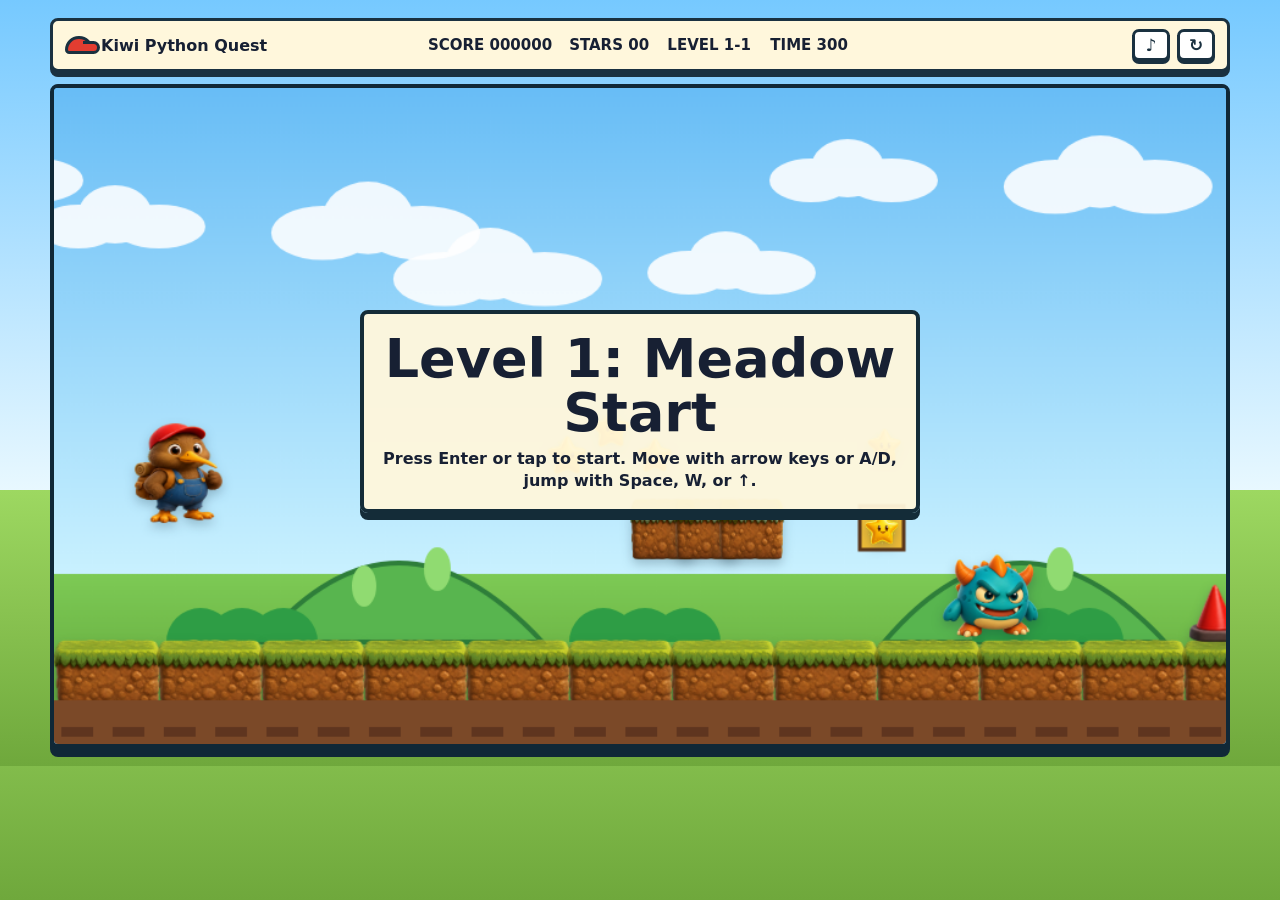
<file: Portfolio/2026Term2HolidayCamp/William/Kiwi Platform Quest/super-plumber-level-1.html>
<!doctype html>
<html lang="en">
<head>
  <meta charset="utf-8">
  <meta name="viewport" content="width=device-width, initial-scale=1">
  <title>Kiwi Python Quest - 3 Levels</title>
  <style>
    :root {
      color-scheme: light;
      --ink: #172033;
      --panel: #fff7dc;
      --panel-2: #f4d075;
      --accent: #e33d31;
      --accent-2: #139d9f;
      --sky: #69b8f5;
      --ground: #9b5a2a;
      --ground-dark: #633b22;
    }

    * {
      box-sizing: border-box;
    }

    html,
    body {
      width: 100%;
      min-height: 100%;
      margin: 0;
      overflow: hidden;
      background: linear-gradient(#76c9ff 0%, #e8f8ff 64%, #9dd861 64%, #6fa83c 100%);
      color: var(--ink);
      font-family: ui-rounded, "Avenir Next", Avenir, system-ui, -apple-system, BlinkMacSystemFont, "Segoe UI", sans-serif;
    }

    body {
      display: grid;
      place-items: center;
      padding: 18px;
    }

    .shell {
      width: min(1180px, 100%);
      display: grid;
      gap: 12px;
    }

    .topbar {
      display: grid;
      grid-template-columns: 1fr auto 1fr;
      align-items: center;
      gap: 12px;
      min-height: 44px;
      padding: 8px 12px;
      border: 3px solid #1a3140;
      border-radius: 8px;
      background: var(--panel);
      box-shadow: 0 5px 0 #1a3140;
    }

    .brand {
      display: flex;
      align-items: center;
      gap: 8px;
      min-width: 0;
      font-weight: 900;
      letter-spacing: 0;
      white-space: nowrap;
    }

    .cap {
      width: 28px;
      height: 18px;
      position: relative;
      border: 3px solid #1a3140;
      border-radius: 16px 16px 5px 5px;
      background: var(--accent);
    }

    .cap::after {
      content: "";
      position: absolute;
      right: -10px;
      bottom: -3px;
      width: 14px;
      height: 7px;
      border: 3px solid #1a3140;
      border-left: 0;
      border-radius: 0 10px 10px 0;
      background: var(--accent);
    }

    .stats {
      display: flex;
      justify-content: center;
      gap: 14px;
      font-weight: 850;
      font-size: 15px;
      text-transform: uppercase;
    }

    .stat {
      min-width: 86px;
      text-align: center;
      white-space: nowrap;
    }

    .controls {
      display: flex;
      justify-content: flex-end;
      gap: 7px;
    }

    button {
      width: 38px;
      height: 32px;
      border: 3px solid #1a3140;
      border-radius: 7px;
      background: #ffffff;
      color: #1a3140;
      font: 900 17px/1 system-ui, sans-serif;
      cursor: pointer;
      box-shadow: 0 3px 0 #1a3140;
    }

    button:active {
      transform: translateY(2px);
      box-shadow: 0 1px 0 #1a3140;
    }

    .game-wrap {
      position: relative;
      width: 100%;
      aspect-ratio: 16 / 9;
      max-height: calc(100vh - 96px);
      min-height: 360px;
      border: 4px solid #102837;
      border-radius: 8px;
      overflow: hidden;
      background: var(--sky);
      box-shadow: 0 9px 0 #102837;
      touch-action: none;
    }

    canvas {
      display: block;
      width: 100%;
      height: 100%;
      background: var(--sky);
    }

    .overlay {
      position: absolute;
      inset: 0;
      display: grid;
      place-items: center;
      padding: 18px;
      pointer-events: none;
    }

    .message {
      width: min(560px, 92%);
      border: 4px solid #142c38;
      border-radius: 8px;
      background: rgba(255, 247, 220, 0.95);
      box-shadow: 0 7px 0 #142c38;
      padding: 18px;
      text-align: center;
      transform: translateY(-4px);
    }

    .message[hidden] {
      display: none;
    }

    .message h1 {
      margin: 0 0 8px;
      font-size: clamp(26px, 5vw, 54px);
      line-height: 1;
      letter-spacing: 0;
    }

    .message p {
      margin: 0;
      font-weight: 750;
      line-height: 1.35;
    }

    .touch {
      position: absolute;
      left: 12px;
      right: 12px;
      bottom: 12px;
      display: none;
      justify-content: space-between;
      pointer-events: none;
    }

    .pad {
      display: flex;
      gap: 8px;
      pointer-events: auto;
    }

    .touch button {
      width: 54px;
      height: 48px;
      background: rgba(255, 255, 255, 0.74);
      backdrop-filter: blur(6px);
    }

    @media (max-width: 760px) {
      body {
        padding: 8px;
      }

      .topbar {
        grid-template-columns: 1fr auto;
      }

      .stats {
        order: 3;
        grid-column: 1 / -1;
        justify-content: space-between;
        gap: 4px;
        font-size: 12px;
      }

      .stat {
        min-width: 0;
      }

      .brand {
        font-size: 14px;
      }

      .game-wrap {
        min-height: 430px;
        aspect-ratio: 9 / 12;
      }

      .touch {
        display: flex;
      }
    }
  </style>
</head>
<body>
  <main class="shell">
    <section class="topbar" aria-label="Game status">
      <div class="brand"><span class="cap" aria-hidden="true"></span><span>Kiwi Python Quest</span></div>
      <div class="stats">
        <span class="stat">Score <b id="score">000000</b></span>
        <span class="stat">Stars <b id="coins">00</b></span>
        <span class="stat">Level <b id="world">1-1</b></span>
        <span class="stat">Time <b id="time">300</b></span>
      </div>
      <div class="controls">
        <button id="mute" type="button" aria-label="Toggle sound" title="Sound">♪</button>
        <button id="restart" type="button" aria-label="Restart level" title="Restart">↻</button>
      </div>
    </section>

    <section class="game-wrap" id="gameWrap">
      <canvas id="game" width="960" height="540" aria-label="A side-scrolling kiwi platform game set in level one"></canvas>
      <div class="overlay">
        <div class="message" id="message">
          <h1 id="messageTitle">Kiwi Quest</h1>
          <p id="messageText">Press Enter or tap to start. Move with arrow keys or A/D, jump with Space, W, or ↑.</p>
        </div>
      </div>
      <div class="touch" aria-label="Touch controls">
        <div class="pad">
          <button data-key="left" aria-label="Move left">←</button>
          <button data-key="right" aria-label="Move right">→</button>
        </div>
        <div class="pad">
          <button data-key="jump" aria-label="Jump">↑</button>
        </div>
      </div>
    </section>
  </main>

  <script>
    const canvas = document.getElementById("game");
    const ctx = canvas.getContext("2d");
    const scoreEl = document.getElementById("score");
    const coinsEl = document.getElementById("coins");
    const worldEl = document.getElementById("world");
    const timeEl = document.getElementById("time");
    const message = document.getElementById("message");
    const messageTitle = document.getElementById("messageTitle");
    const messageText = document.getElementById("messageText");
    const restartButton = document.getElementById("restart");
    const muteButton = document.getElementById("mute");

    const W = canvas.width;
    const H = canvas.height;
    const GROUND_Y = 456;
    const TILE = 36;
    let levelWidth = 4620;
    let finishX = 4175;
    const ASSET_PATH = "assets/";
    const assetFiles = {
      kiwi: "kiwi.png",
      star: "star.png",
      monster: "monster.png",
      door: "door.png",
      grassBlock: "grass_block.png",
      spikes: "spikes.png"
    };
    const assets = {};

    for (const [name, file] of Object.entries(assetFiles)) {
      const image = new Image();
      image.src = ASSET_PATH + file;
      assets[name] = image;
    }

    const keys = { left: false, right: false, jump: false };
    const state = {
      mode: "ready",
      level: 0,
      camera: 0,
      score: 0,
      coins: 0,
      checkpointScore: 0,
      checkpointCoins: 0,
      time: 300,
      muted: false,
      lastTick: 0,
      jumpBuffer: 0,
      coyote: 0,
      particles: [],
      floaters: []
    };

    const playerStart = { x: 84, y: 300 };
    const player = {
      x: playerStart.x,
      y: playerStart.y,
      w: 38,
      h: 54,
      vx: 0,
      vy: 0,
      dir: 1,
      grounded: false,
      invuln: 0,
      alive: true
    };

    const solids = [];
    const enemies = [];
    const coins = [];
    const hazards = [];
    const questionBlocks = [];
    const decorations = [];

    function rect(x, y, w, h, kind = "brick") {
      const block = { x, y, w, h, kind, used: false };
      solids.push(block);
      return block;
    }

    function groundSegments(segments) {
      segments.forEach(([x, w]) => rect(x, GROUND_Y, w, 84, "ground"));
    }

    function addBlocks(items, kind = "brick") {
      items.forEach(([x, y]) => {
        const block = rect(x, y, TILE, TILE, kind);
        if (kind === "question") questionBlocks.push(block);
      });
    }

    function addCoins(items) {
      items.forEach(([x, y]) => coins.push({ x, y, r: 10, taken: false, spin: Math.random() * 6 }));
    }

    function addEnemies(items) {
      items.forEach(([x, y, speed = 44], i) => {
        enemies.push({ x, y: y - 12, w: 54, h: 40, vx: i % 2 ? speed : -speed, alive: true, squash: 0 });
      });
    }

    function addHazards(items) {
      items.forEach(([x, y = 426, w = 96]) => hazards.push({ x, y, w, h: 30 }));
    }

    function addScenery(width) {
      for (let i = 0; i < Math.ceil(width / 520); i++) decorations.push({ type: "hill", x: 280 + i * 510, y: GROUND_Y });
      for (let i = 0; i < Math.ceil(width / 330); i++) decorations.push({ type: "bush", x: 120 + i * 330, y: GROUND_Y });
    }

    function addStairs(x, count, direction = 1) {
      for (let i = 0; i < count; i++) {
        const height = direction > 0 ? i + 1 : count - i;
        rect(x + i * TILE, GROUND_Y - TILE * height, TILE, TILE * height, "stone");
      }
    }

    const levels = [
      {
        name: "Meadow Start",
        width: 4620,
        finish: 4175,
        time: 300,
        build() {
          groundSegments([[0, 970], [1060, 850], [2020, 1100], [3240, 1380]]);
          addBlocks([[480, 344], [516, 344], [552, 344], [1390, 344], [1426, 344], [1462, 344], [1498, 344], [2450, 344], [2486, 344], [2522, 344]]);
          addBlocks([[660, 344], [1340, 344], [1548, 344], [2270, 310], [2306, 310], [2740, 344]], "question");
          for (let i = 0; i < 4; i++) rect(1780 + i * TILE, GROUND_Y - TILE * (i + 1), TILE, TILE * (i + 1), "pipe");
          addStairs(2930, 5, 1);
          addStairs(3330, 5, -1);
          addCoins([[420, 302], [456, 280], [492, 302], [680, 294], [1320, 302], [1386, 294], [1510, 294], [1710, 384], [2160, 286], [2200, 264], [2240, 286], [2738, 294], [3060, 384], [3098, 384], [3520, 384], [3560, 384], [3600, 384]]);
          addEnemies([[740, 416], [1250, 416], [1650, 416], [2360, 416], [3160, 416], [3720, 416]]);
          addHazards([[930], [1942], [2872], [3222], [3860]]);
          rect(4186, 250, 118, 206, "door");
        }
      },
      {
        name: "Spike Valley",
        width: 5180,
        finish: 4745,
        time: 330,
        build() {
          groundSegments([[0, 760], [900, 720], [1760, 620], [2540, 1040], [3760, 1420]]);
          addBlocks([[520, 332], [556, 332], [1120, 324], [1156, 324], [1192, 324], [2180, 316], [2216, 316], [2252, 316], [3840, 334], [3876, 334], [3912, 334]]);
          addBlocks([[700, 336], [1450, 312], [1900, 312], [3000, 330], [3470, 300], [4300, 318]], "question");
          rect(1650, 376, 150, 34, "pipe");
          rect(2360, 360, 180, 34, "pipe");
          addStairs(3200, 4, 1);
          addStairs(3550, 4, -1);
          addCoins([[430, 384], [520, 286], [560, 266], [600, 286], [1040, 282], [1120, 270], [1200, 282], [1460, 266], [1840, 270], [1900, 250], [1960, 270], [2740, 392], [2820, 372], [2900, 392], [3468, 254], [3860, 288], [3900, 288], [4300, 270], [4540, 384]]);
          addEnemies([[620, 416, 42], [1260, 416, 50], [2100, 416, 50], [2860, 416, 54], [3980, 416, 58], [4420, 416, 58]]);
          addHazards([[780, 426, 112], [1628, 426, 128], [2388, 426, 120], [3680, 426, 112], [4620, 426, 108]]);
          rect(4755, 250, 118, 206, "door");
        }
      },
      {
        name: "Sky Door Run",
        width: 5750,
        finish: 5320,
        time: 360,
        build() {
          groundSegments([[0, 700], [840, 460], [1460, 760], [2400, 560], [3160, 700], [4020, 1730]]);
          addBlocks([[420, 342], [456, 342], [492, 342], [920, 304], [956, 304], [1680, 340], [1716, 340], [1752, 340], [2520, 300], [2556, 300], [3340, 330], [3376, 330], [4220, 310], [4256, 310], [4292, 310]]);
          addBlocks([[620, 326], [1180, 292], [1540, 318], [2180, 304], [2860, 318], [3650, 294], [4580, 312], [4920, 294]], "question");
          rect(1300, 372, 160, 34, "pipe");
          rect(2980, 362, 180, 34, "pipe");
          rect(3860, 342, 160, 34, "pipe");
          addStairs(4680, 6, 1);
          addStairs(5030, 5, -1);
          addCoins([[380, 386], [420, 294], [460, 274], [500, 294], [920, 258], [960, 238], [1000, 258], [1180, 246], [1540, 272], [1840, 284], [1880, 264], [1920, 284], [2180, 258], [2520, 254], [2560, 234], [2600, 254], [2860, 272], [3360, 284], [3650, 248], [4240, 264], [4580, 266], [4920, 246], [5160, 382]]);
          addEnemies([[570, 416, 48], [1040, 416, 54], [1850, 416, 58], [2650, 416, 58], [3500, 416, 62], [4380, 416, 62], [4880, 416, 66]]);
          addHazards([[700, 426, 122], [1320, 426, 128], [2250, 426, 118], [3020, 426, 120], [3890, 426, 120], [5200, 426, 110]]);
          rect(5330, 250, 118, 206, "door");
        }
      }
    ];

    function makeLevel() {
      solids.length = 0;
      enemies.length = 0;
      coins.length = 0;
      hazards.length = 0;
      questionBlocks.length = 0;
      decorations.length = 0;
      const level = levels[state.level];
      levelWidth = level.width;
      finishX = level.finish;
      addScenery(level.width);
      level.build();
    }

    function resetLevel(mode = "ready", options = {}) {
      if (options.newGame) {
        state.level = 0;
        state.score = 0;
        state.coins = 0;
        state.checkpointScore = 0;
        state.checkpointCoins = 0;
      }
      makeLevel();
      Object.assign(player, { x: playerStart.x, y: playerStart.y, vx: 0, vy: 0, dir: 1, grounded: false, invuln: 0, alive: true });
      Object.assign(state, {
        mode,
        camera: 0,
        score: options.fromCheckpoint ? state.checkpointScore : state.score,
        coins: options.fromCheckpoint ? state.checkpointCoins : state.coins,
        time: levels[state.level].time,
        lastTick: performance.now(),
        jumpBuffer: 0,
        coyote: 0,
        particles: [],
        floaters: []
      });
      updateHud();
      showMessage(`Level ${state.level + 1}: ${levels[state.level].name}`, "Press Enter or tap to start. Move with arrow keys or A/D, jump with Space, W, or ↑.");
    }

    function startGame() {
      if (state.mode === "ready") {
        state.mode = "play";
        state.lastTick = performance.now();
        message.hidden = true;
      } else if (state.mode === "levelclear") {
        state.level += 1;
        state.checkpointScore = state.score;
        state.checkpointCoins = state.coins;
        resetLevel("play");
        message.hidden = true;
      } else if (state.mode === "lost" || state.mode === "won") {
        resetLevel("play", { newGame: state.mode === "won", fromCheckpoint: state.mode === "lost" });
        message.hidden = true;
      }
    }

    function showMessage(title, text) {
      messageTitle.textContent = title;
      messageText.textContent = text;
      message.hidden = false;
    }

    function updateHud() {
      scoreEl.textContent = String(state.score).padStart(6, "0");
      coinsEl.textContent = String(state.coins).padStart(2, "0");
      worldEl.textContent = `1-${state.level + 1}`;
      timeEl.textContent = Math.max(0, Math.ceil(state.time));
    }

    function sound(type) {
      if (state.muted) return;
      const AudioContext = window.AudioContext || window.webkitAudioContext;
      if (!AudioContext) return;
      const ac = sound.ac || (sound.ac = new AudioContext());
      const o = ac.createOscillator();
      const g = ac.createGain();
      const now = ac.currentTime;
      const map = {
        jump: [260, 430, 0.08],
        coin: [880, 1320, 0.09],
        bump: [130, 90, 0.08],
        stomp: [180, 80, 0.12],
        win: [520, 780, 0.22],
        lose: [180, 80, 0.35]
      }[type] || [220, 220, 0.08];
      o.type = type === "coin" ? "square" : "triangle";
      o.frequency.setValueAtTime(map[0], now);
      o.frequency.exponentialRampToValueAtTime(map[1], now + map[2]);
      g.gain.setValueAtTime(0.0001, now);
      g.gain.exponentialRampToValueAtTime(0.08, now + 0.01);
      g.gain.exponentialRampToValueAtTime(0.0001, now + map[2]);
      o.connect(g).connect(ac.destination);
      o.start(now);
      o.stop(now + map[2] + 0.02);
    }

    function collide(a, b) {
      return a.x < b.x + b.w && a.x + a.w > b.x && a.y < b.y + b.h && a.y + a.h > b.y;
    }

    function moveEntity(ent, dt) {
      ent.x += ent.vx * dt;
      for (const s of solids) {
        if (!collide(ent, s) || s.kind === "pole" || s.kind === "door") continue;
        if (ent.vx > 0) ent.x = s.x - ent.w;
        if (ent.vx < 0) ent.x = s.x + s.w;
        ent.vx = 0;
      }

      ent.y += ent.vy * dt;
      ent.grounded = false;
      for (const s of solids) {
        if (!collide(ent, s) || s.kind === "pole" || s.kind === "door") continue;
        if (ent.vy > 0) {
          ent.y = s.y - ent.h;
          ent.vy = 0;
          ent.grounded = true;
        } else if (ent.vy < 0) {
          ent.y = s.y + s.h;
          ent.vy = 0;
          hitBlock(s);
        }
      }
    }

    function hitBlock(block) {
      if (block.kind === "question" && !block.used) {
        block.used = true;
        state.score += 200;
        state.coins += 1;
        state.floaters.push({ x: block.x + 18, y: block.y - 4, text: "+200", t: 0 });
        state.particles.push({ x: block.x + 18, y: block.y, vx: 0, vy: -150, life: 0.45, coin: true });
        sound("coin");
      } else if (block.kind === "brick") {
        state.floaters.push({ x: block.x + 18, y: block.y, text: "bonk", t: 0 });
        sound("bump");
      }
      updateHud();
    }

    function update(dt) {
      if (state.mode !== "play") return;
      state.time -= dt;
      if (state.time <= 0) lose();

      const accel = player.grounded ? 1700 : 900;
      const friction = player.grounded ? 0.82 : 0.96;
      if (keys.left) {
        player.vx -= accel * dt;
        player.dir = -1;
      }
      if (keys.right) {
        player.vx += accel * dt;
        player.dir = 1;
      }
      if (!keys.left && !keys.right) player.vx *= friction;
      player.vx = Math.max(-235, Math.min(235, player.vx));
      player.vy += 1280 * dt;
      if (keys.jump) {
        state.jumpBuffer = 0.14;
        keys.jump = false;
      } else {
        state.jumpBuffer = Math.max(0, state.jumpBuffer - dt);
      }
      state.coyote = player.grounded ? 0.12 : Math.max(0, state.coyote - dt);
      if (state.jumpBuffer > 0 && state.coyote > 0) {
        player.vy = -690;
        player.grounded = false;
        state.coyote = 0;
        state.jumpBuffer = 0;
        sound("jump");
      }

      moveEntity(player, dt);
      player.x = Math.max(0, Math.min(levelWidth - player.w, player.x));

      if (player.y > H + 100) lose();
      if (player.invuln > 0) player.invuln -= dt;

      for (const coin of coins) {
        if (!coin.taken && collide(player, { x: coin.x - 18, y: coin.y - 18, w: 36, h: 36 })) {
          coin.taken = true;
          state.score += 100;
          state.coins += 1;
          state.floaters.push({ x: coin.x, y: coin.y, text: "+100", t: 0 });
          sound("coin");
        }
        coin.spin += dt * 8;
      }

      for (const hazard of hazards) {
        if (collide(player, { x: hazard.x + 12, y: hazard.y + 7, w: hazard.w - 24, h: hazard.h - 7 })) {
          lose();
        }
      }

      for (const e of enemies) {
        if (!e.alive) continue;
        e.vy = 0;
        e.x += e.vx * dt;
        const feet = { x: e.x + (e.vx > 0 ? e.w : -4), y: e.y + e.h + 2, w: 4, h: 4 };
        const hasGround = solids.some((s) => s.kind !== "pole" && s.kind !== "door" && collide(feet, s));
        const hitWall = solids.some((s) => s.kind !== "pole" && s.kind !== "door" && collide(e, s));
        if (!hasGround || hitWall) {
          e.vx *= -1;
          e.x += e.vx * dt * 2;
        }
        if (collide(player, e)) {
          if (player.vy > 80 && player.y + player.h - e.y < 24) {
            e.alive = false;
            e.squash = 0.2;
            player.vy = -300;
            state.score += 400;
            state.floaters.push({ x: e.x + e.w / 2, y: e.y, text: "+400", t: 0 });
            sound("stomp");
          } else if (player.invuln <= 0) {
            lose();
          }
        }
      }

      if (player.x > finishX) win();

      state.camera = Math.max(0, Math.min(levelWidth - W, player.x - W * 0.38));
      state.particles.forEach((p) => {
        p.x += p.vx * dt;
        p.y += p.vy * dt;
        p.vy += 700 * dt;
        p.life -= dt;
      });
      state.floaters.forEach((f) => {
        f.t += dt;
        f.y -= 35 * dt;
      });
      state.particles = state.particles.filter((p) => p.life > 0);
      state.floaters = state.floaters.filter((f) => f.t < 0.75);
      updateHud();
    }

    function lose() {
      if (state.mode !== "play") return;
      state.mode = "lost";
      sound("lose");
      showMessage("Try Again", `Press Enter or tap to restart Level ${state.level + 1}.`);
    }

    function win() {
      if (state.mode !== "play") return;
      state.score += Math.ceil(state.time) * 10;
      sound("win");
      updateHud();
      if (state.level < levels.length - 1) {
        state.mode = "levelclear";
        showMessage("Level Clear!", `You reached the door. Press Enter or tap for Level ${state.level + 2}.`);
      } else {
        state.mode = "won";
        showMessage("Quest Complete!", "You cleared every level. Press Enter or tap to start again from Level 1.");
      }
    }

    function drawSky() {
      const grd = ctx.createLinearGradient(0, 0, 0, H);
      grd.addColorStop(0, "#68bdf6");
      grd.addColorStop(0.74, "#c9f1ff");
      grd.addColorStop(0.741, "#7dca55");
      grd.addColorStop(1, "#5c9f36");
      ctx.fillStyle = grd;
      ctx.fillRect(0, 0, W, H);

      ctx.fillStyle = "rgba(255,255,255,.88)";
      for (let i = 0; i < 7; i++) {
        const x = ((i * 300 - state.camera * 0.28) % 1100 + 1100) % 1100 - 80;
        const y = 54 + (i % 3) * 38;
        cloud(x, y, 1 + (i % 2) * 0.24);
      }
    }

    function cloud(x, y, s) {
      ctx.beginPath();
      ctx.ellipse(x, y + 22 * s, 34 * s, 18 * s, 0, 0, Math.PI * 2);
      ctx.ellipse(x + 30 * s, y + 12 * s, 30 * s, 24 * s, 0, 0, Math.PI * 2);
      ctx.ellipse(x + 66 * s, y + 22 * s, 38 * s, 18 * s, 0, 0, Math.PI * 2);
      ctx.fill();
    }

    function drawDecor() {
      for (const d of decorations) {
        const x = d.x - state.camera * (d.type === "hill" ? 0.68 : 0.84);
        if (x < -180 || x > W + 180) continue;
        if (d.type === "hill") {
          ctx.fillStyle = "#58b54f";
          ctx.strokeStyle = "#2e7e3a";
          ctx.lineWidth = 4;
          ctx.beginPath();
          ctx.moveTo(x - 110, d.y);
          ctx.quadraticCurveTo(x, d.y - 130, x + 120, d.y);
          ctx.closePath();
          ctx.fill();
          ctx.stroke();
          ctx.fillStyle = "#90db71";
          ctx.beginPath();
          ctx.ellipse(x - 26, d.y - 46, 10, 17, 0, 0, Math.PI * 2);
          ctx.ellipse(x + 34, d.y - 60, 11, 18, 0, 0, Math.PI * 2);
          ctx.fill();
        } else {
          ctx.fillStyle = "#2e9d45";
          ctx.beginPath();
          ctx.arc(x, d.y, 28, Math.PI, 0);
          ctx.arc(x + 34, d.y, 28, Math.PI, 0);
          ctx.arc(x + 68, d.y, 28, Math.PI, 0);
          ctx.lineTo(x + 96, d.y);
          ctx.lineTo(x - 28, d.y);
          ctx.fill();
        }
      }
    }

    function drawAsset(image, x, y, w, h, flip = false) {
      if (!image.complete || image.naturalWidth === 0) return false;
      ctx.save();
      ctx.shadowColor = "rgba(16, 40, 55, 0.25)";
      ctx.shadowBlur = 8;
      ctx.shadowOffsetY = 4;
      if (flip) {
        ctx.translate(x + w, y);
        ctx.scale(-1, 1);
        ctx.drawImage(image, 0, 0, w, h);
      } else {
        ctx.drawImage(image, x, y, w, h);
      }
      ctx.restore();
      return true;
    }

    function drawBlock(b) {
      const x = Math.round(b.x - state.camera);
      const y = Math.round(b.y);
      if (x + b.w < -50 || x > W + 50) return;
      if (b.kind === "ground") {
        for (let tx = x; tx < x + b.w; tx += 84) {
          drawAsset(assets.grassBlock, tx, y - 2, 88, 56);
        }
        ctx.fillStyle = "#7b4928";
        ctx.fillRect(x, y + 48, b.w, b.h - 48);
        ctx.fillStyle = "#5f351f";
        for (let tx = x; tx < x + b.w; tx += 42) {
          ctx.fillRect(tx + 6, y + 70, 26, 8);
        }
        return;
      }
      if (b.kind === "pipe") {
        for (let ty = y; ty < y + b.h; ty += 34) {
          drawAsset(assets.grassBlock, x - 8, ty, b.w + 18, 42);
        }
        return;
      }
      if (b.kind === "stone") {
        for (let ty = y; ty < y + b.h; ty += 36) {
          drawAsset(assets.grassBlock, x - 8, ty - 4, b.w + 18, 45);
        }
        return;
      }
      if (b.kind === "door") {
        drawAsset(assets.door, x - 10, y - 18, 138, 224);
        return;
      }
      if (b.kind === "question") {
        ctx.fillStyle = b.used ? "#b9873e" : "#efbd38";
        ctx.fillRect(x, y, b.w, b.h);
        ctx.strokeStyle = "#5b371b";
        ctx.lineWidth = 3;
        ctx.strokeRect(x, y, b.w, b.h);
        if (b.used) {
          ctx.fillStyle = "#805d35";
          ctx.font = "900 24px ui-rounded, system-ui";
          ctx.textAlign = "center";
          ctx.fillText("·", x + b.w / 2, y + 27);
        } else {
          drawAsset(assets.star, x + 4, y + 4, b.w - 8, b.h - 8);
        }
        return;
      }
      drawAsset(assets.grassBlock, x - 8, y - 6, b.w + 18, b.h + 14);
    }

    function drawCoin(c) {
      if (c.taken) return;
      const x = c.x - state.camera;
      if (x < -30 || x > W + 30) return;
      const size = 31 + Math.sin(c.spin) * 3;
      drawAsset(assets.star, x - size / 2, c.y - size / 2, size, size);
    }

    function drawEnemy(e) {
      if (!e.alive) return;
      const x = e.x - state.camera;
      if (x < -60 || x > W + 60) return;
      drawAsset(assets.monster, x - 12, e.y - 20, e.w + 24, e.h + 28, e.vx > 0);
    }

    function drawHazard(h) {
      const x = h.x - state.camera;
      if (x < -120 || x > W + 120) return;
      drawAsset(assets.spikes, x, h.y - 34, h.w, h.h + 34);
    }

    function drawPlayer() {
      const x = Math.round(player.x - state.camera);
      const y = Math.round(player.y);
      const blink = player.invuln > 0 && Math.floor(performance.now() / 90) % 2 === 0;
      if (blink) return;
      drawAsset(assets.kiwi, x - 18, y - 24, player.w + 34, player.h + 28, player.dir < 0);
    }

    function drawEffects() {
      for (const p of state.particles) {
        const x = p.x - state.camera;
        if (p.coin) {
          drawAsset(assets.star, x - 13, p.y - 13, 26, 26);
        }
      }
      ctx.font = "900 16px ui-rounded, system-ui";
      ctx.textAlign = "center";
      ctx.fillStyle = "#fff7dc";
      ctx.strokeStyle = "#203343";
      ctx.lineWidth = 4;
      for (const f of state.floaters) {
        const x = f.x - state.camera;
        ctx.strokeText(f.text, x, f.y);
        ctx.fillText(f.text, x, f.y);
      }
    }

    function render() {
      drawSky();
      drawDecor();
      solids.forEach(drawBlock);
      coins.forEach(drawCoin);
      hazards.forEach(drawHazard);
      enemies.forEach(drawEnemy);
      drawPlayer();
      drawEffects();
    }

    function frame(now) {
      const dt = Math.min(0.033, (now - state.lastTick) / 1000 || 0);
      state.lastTick = now;
      update(dt);
      render();
      requestAnimationFrame(frame);
    }

    function keyMap(code) {
      if (code === "ArrowLeft" || code === "KeyA") return "left";
      if (code === "ArrowRight" || code === "KeyD") return "right";
      if (code === "ArrowUp" || code === "KeyW" || code === "Space") return "jump";
      return null;
    }

    addEventListener("keydown", (e) => {
      if (e.code === "Enter") startGame();
      const key = keyMap(e.code);
      if (key) {
        e.preventDefault();
        keys[key] = true;
        if (state.mode !== "play") startGame();
      }
    });

    addEventListener("keyup", (e) => {
      const key = keyMap(e.code);
      if (key) keys[key] = false;
    });

    document.querySelectorAll("[data-key]").forEach((button) => {
      const key = button.dataset.key;
      const down = (e) => {
        e.preventDefault();
        keys[key] = true;
        startGame();
      };
      const up = (e) => {
        e.preventDefault();
        keys[key] = false;
      };
      button.addEventListener("pointerdown", down);
      button.addEventListener("pointerup", up);
      button.addEventListener("pointercancel", up);
      button.addEventListener("pointerleave", up);
    });

    canvas.addEventListener("pointerdown", startGame);
    restartButton.addEventListener("click", () => {
      resetLevel("play", { newGame: state.mode === "won", fromCheckpoint: state.mode !== "won" });
      message.hidden = true;
    });
    muteButton.addEventListener("click", () => {
      state.muted = !state.muted;
      muteButton.textContent = state.muted ? "×" : "♪";
    });

    resetLevel("ready", { newGame: true });
    requestAnimationFrame(frame);
  </script>
  <script src="/tracker.js"></script>
</body>
</html>
</file>
<file: styles.css>
:root {
  --ink: #071633;
  --muted: #5f6f89;
  --line: #dbe9ff;
  --paper: #ffffff;
  --sky: #f5fbff;
  --blue: #1769ff;
  --blue-dark: #0b45c6;
  --mint: #35cfa3;
  --green: #66c986;
  --yellow: #ffbd2e;
  --violet: #7c5cff;
  --coral: #ff6f61;
  --shadow: 0 20px 60px rgba(29, 76, 145, 0.12);
  font-family: "Inter", "PingFang SC", "Microsoft YaHei", Arial, sans-serif;
}

* {
  box-sizing: border-box;
}

html {
  scroll-behavior: smooth;
}

body {
  margin: 0;
  color: var(--ink);
  background:
    radial-gradient(circle at 8% 10%, rgba(47, 128, 237, 0.1), transparent 28%),
    radial-gradient(circle at 88% 28%, rgba(53, 207, 163, 0.12), transparent 24%),
    linear-gradient(180deg, #fbfdff 0%, #f7fbff 46%, #ffffff 100%);
}

main {
  display: flex;
  flex-direction: column;
}

img {
  display: block;
  max-width: 100%;
}

a {
  color: inherit;
  text-decoration: none;
}

button,
a {
  -webkit-tap-highlight-color: transparent;
}

.site-header {
  position: sticky;
  top: 0;
  z-index: 20;
  display: flex;
  align-items: center;
  justify-content: space-between;
  gap: 24px;
  min-height: 72px;
  padding: 12px clamp(20px, 4vw, 64px);
  background: rgba(255, 255, 255, 0.86);
  border-bottom: 1px solid rgba(203, 220, 246, 0.72);
  backdrop-filter: blur(18px);
}

.brand {
  display: inline-flex;
  align-items: center;
  gap: 12px;
  min-width: max-content;
}

.brand-mark {
  display: grid;
  place-items: center;
  width: 42px;
  height: 42px;
  color: #fff;
  font-size: 16px;
  font-weight: 800;
  background: linear-gradient(135deg, var(--blue), #4aa3ff);
  border-radius: 12px;
  box-shadow: 0 10px 24px rgba(23, 105, 255, 0.24);
}

.brand strong {
  display: block;
  font-size: 21px;
  line-height: 1.1;
}

.brand small {
  display: block;
  margin-top: 4px;
  color: var(--muted);
  font-size: 11px;
}

.main-nav {
  display: flex;
  align-items: center;
  gap: clamp(18px, 3vw, 42px);
  font-weight: 700;
}

/* 下拉菜单 */
.dropdown {
  position: relative;
  display: inline-block;
}

.dropdown-trigger {
  display: inline-flex;
  align-items: center;
  gap: 6px;
}

.dropdown-trigger::after {
  content: "";
  display: inline-block;
  width: 0 !important;
  height: 0 !important;
  margin-left: 6px;
  vertical-align: middle;
  border-top: 4px solid;
  border-right: 4px solid transparent;
  border-left: 4px solid transparent;
  transition: transform 0.2s ease;
  
  /* 消除 .main-nav a.active::after 继承来的蓝色线条样式与定位 */
  position: static !important;
  background: transparent !important;
  opacity: 1 !important;
  transform: none !important;
}

.dropdown:hover .dropdown-trigger::after {
  transform: rotate(180deg);
}

.dropdown-menu {
  position: absolute;
  top: 100%;
  left: 50%;
  transform: translateX(-50%) translateY(10px);
  min-width: 170px;
  padding: 8px 0;
  margin: 0;
  background: rgba(255, 255, 255, 0.95);
  border: 1px solid var(--line);
  border-radius: 14px;
  box-shadow: var(--shadow);
  backdrop-filter: blur(12px);
  -webkit-backdrop-filter: blur(12px);
  opacity: 0;
  visibility: hidden;
  transition: opacity 0.2s ease, transform 0.2s ease, visibility 0.2s;
  z-index: 100;
}

.dropdown:hover .dropdown-menu {
  opacity: 1;
  visibility: visible;
  transform: translateX(-50%) translateY(0);
}

.dropdown-menu a {
  display: block;
  padding: 10px 20px !important;
  color: var(--ink) !important;
  font-size: 14px;
  font-weight: 700;
  text-align: center;
  text-decoration: none;
  white-space: nowrap;
  transition: background-color 0.2s ease, color 0.2s ease;
}

.dropdown-menu a::after {
  display: none !important;
}

.dropdown-menu a:hover {
  color: var(--blue) !important;
  background: var(--sky);
}

.main-nav a {
  position: relative;
  padding: 24px 0 22px;
  color: #14213d;
}

.main-nav a::after {
  position: absolute;
  left: 0;
  right: 0;
  bottom: 12px;
  height: 3px;
  content: "";
  background: var(--blue);
  border-radius: 999px;
  opacity: 0;
  transform: scaleX(0.25);
  transition: 0.2s ease;
}

.main-nav a:hover,
.main-nav a.active {
  color: var(--blue);
}

.main-nav a:hover::after,
.main-nav a.active::after {
  opacity: 1;
  transform: scaleX(1);
}

.menu-button {
  display: none;
  width: 42px;
  height: 42px;
  padding: 0;
  background: #fff;
  border: 1px solid var(--line);
  border-radius: 12px;
  cursor: pointer;
  position: relative;
}

.menu-button span {
  display: block;
  width: 18px;
  height: 2px;
  margin: 4px auto;
  background: var(--ink);
  border-radius: 999px;
  transition: transform 0.3s ease, opacity 0.3s ease, margin 0.3s ease;
}

.section-anchor {
  scroll-margin-top: 84px;
}

.hero {
  order: 1;
  position: relative;
  display: block;
  min-height: 640px;
  padding: clamp(40px, 5vw, 70px) clamp(20px, 4vw, 64px) 34px;
  overflow: hidden;
  background:
    linear-gradient(90deg, rgba(239, 247, 255, 0.94) 0%, rgba(247, 251, 255, 0.76) 25%, rgba(255, 255, 255, 0.08) 47%, rgba(255, 255, 255, 0) 64%),
    linear-gradient(180deg, #f8fcff 0%, #ffffff 100%);
}

.hero::after {
  position: absolute;
  right: 0;
  bottom: -1px;
  left: 0;
  height: 96px;
  content: "";
  background: linear-gradient(180deg, rgba(255, 255, 255, 0), #fff);
  pointer-events: none;
}

.hero-copy {
  position: relative;
  z-index: 2;
  max-width: 660px;
  padding-top: clamp(18px, 2vw, 28px);
}

.eyebrow {
  margin: 0 0 14px;
  color: var(--blue);
  font-size: 13px;
  font-weight: 800;
  letter-spacing: 0;
  text-transform: uppercase;
}

h1,
h2,
h3,
p {
  margin-top: 0;
}

h1 {
  margin-bottom: 26px;
  max-width: 680px;
  font-size: clamp(54px, 5.65vw, 82px);
  line-height: 1.12;
  letter-spacing: 0;
}

h1 span {
  color: var(--blue);
}

.hero-lede {
  max-width: 540px;
  margin-bottom: 28px;
  color: #273855;
  font-size: clamp(17px, 1.6vw, 21px);
  line-height: 1.9;
}

.hero-actions {
  display: flex;
  flex-wrap: wrap;
  gap: 18px;
  margin-bottom: 28px;
}

.button {
  display: inline-flex;
  align-items: center;
  justify-content: center;
  min-height: 56px;
  padding: 0 30px;
  font-weight: 800;
  border-radius: 16px;
  transition: transform 0.2s ease, box-shadow 0.2s ease, background 0.2s ease;
}

.button:hover {
  transform: translateY(-2px);
}

.button.primary {
  color: #fff;
  background: linear-gradient(135deg, var(--blue), #4b9dff);
  box-shadow: 0 16px 34px rgba(23, 105, 255, 0.25);
}

.button.secondary {
  color: var(--blue);
  background: rgba(255, 255, 255, 0.72);
  border: 1px solid rgba(23, 105, 255, 0.32);
}

.hero-tags {
  display: flex;
  flex-wrap: wrap;
  gap: 12px;
}

.hero-tags span,
.filter {
  display: inline-flex;
  align-items: center;
  min-height: 38px;
  padding: 0 16px;
  color: #31506f;
  font-size: 14px;
  font-weight: 800;
  background: rgba(255, 255, 255, 0.72);
  border: 1px solid rgba(205, 224, 249, 0.86);
  border-radius: 999px;
}

.hero-tags span:nth-child(2) {
  background: rgba(53, 207, 163, 0.13);
  color: #087b69;
}

.hero-tags span:nth-child(3) {
  background: rgba(124, 92, 255, 0.1);
  color: #5e48cc;
}

.hero-tags span:nth-child(4) {
  background: rgba(255, 189, 46, 0.16);
  color: #a36a00;
}

.hero-visual {
  position: absolute;
  top: 0;
  right: -150px;
  bottom: 0;
  z-index: 0;
  width: min(86vw, 1460px);
  min-height: 0;
  margin: 0;
  overflow: hidden;
  border-bottom-left-radius: 110px;
  opacity: 0.98;
  -webkit-mask-image: linear-gradient(90deg, transparent 0%, rgba(0, 0, 0, 0.38) 8%, #000 23%);
  mask-image: linear-gradient(90deg, transparent 0%, rgba(0, 0, 0, 0.38) 8%, #000 23%);
}

.hero-visual img {
  width: 116%;
  max-width: none;
  height: 100%;
  object-fit: cover;
  object-position: center;
  transform: translateX(-14%);
}

.about-section,
.journey-section,
.topics-section,
.works-section,
.classroom-section,
.contact-section {
  padding: clamp(44px, 5.5vw, 72px) clamp(20px, 4vw, 64px);
}

.about-section {
  order: 2;
}

.works-section {
  order: 3;
}

.journey-section {
  order: 4;
}

.topics-section {
  order: 5;
}

.materials-section {
  order: 6;
}

.contact-section {
  order: 7;
}

.section-heading {
  max-width: 860px;
  margin-bottom: 26px;
}

.about-section .section-heading {
  max-width: 1120px;
  margin-right: auto;
  margin-left: auto;
  text-align: center;
}

.about-section {
  padding-bottom: clamp(36px, 4vw, 52px);
}

.journey-section {
  padding-top: clamp(36px, 4vw, 52px);
}

.topics-section,
.works-section,
.materials-section {
  padding: clamp(40px, 5vw, 64px) clamp(20px, 4vw, 64px);
}

.section-heading.centered {
  margin-right: auto;
  margin-left: auto;
  text-align: center;
}

.section-heading h2 {
  margin-bottom: 12px;
  font-size: clamp(32px, 3.5vw, 48px);
  line-height: 1.18;
  letter-spacing: 0;
}

.section-heading p:not(.eyebrow) {
  color: var(--muted);
  font-size: 17px;
  line-height: 1.8;
}

.about-grid {
  display: grid;
  grid-template-columns: repeat(3, 1fr);
  gap: 18px;
  max-width: none;
  margin: 0 auto;
}

.about-grid article {
  padding: 28px;
  background: rgba(255, 255, 255, 0.78);
  border: 1px solid rgba(211, 227, 249, 0.9);
  border-radius: 22px;
  box-shadow: 0 10px 36px rgba(40, 86, 150, 0.08);
}

.about-grid strong {
  display: block;
  margin-bottom: 12px;
  font-size: 21px;
}

.about-grid p,
.topic-card p,
.work-card p,
.contact-section p {
  color: var(--muted);
  line-height: 1.75;
}

.journey-section {
  background: linear-gradient(180deg, #fff, #f7fbff);
}

.journey-card {
  max-width: none;
  margin: 0 auto;
}

.journey-card > img {
  width: 100%;
  max-height: 460px;
  object-fit: cover;
  overflow: hidden;
  border-radius: 28px;
  box-shadow: var(--shadow);
}

.journey-steps {
  display: grid;
  grid-template-columns: repeat(4, 1fr);
  gap: 16px;
  margin-top: -44px;
  padding: 0 clamp(10px, 3vw, 36px);
}

.journey-steps article {
  position: relative;
  padding: 24px 22px;
  background: rgba(255, 255, 255, 0.88);
  border: 1px solid rgba(205, 224, 249, 0.95);
  border-radius: 20px;
  box-shadow: 0 16px 40px rgba(37, 82, 144, 0.1);
  backdrop-filter: blur(14px);
}

.journey-steps span {
  display: inline-flex;
  align-items: center;
  justify-content: center;
  width: 38px;
  height: 38px;
  margin-bottom: 14px;
  color: #fff;
  font-weight: 900;
  background: var(--blue);
  border-radius: 14px;
}

.journey-steps article:nth-child(2) span {
  background: var(--mint);
}

.journey-steps article:nth-child(3) span {
  background: var(--violet);
}

.journey-steps article:nth-child(4) span {
  background: var(--coral);
}

.journey-steps strong {
  display: block;
  margin-bottom: 8px;
  font-size: 18px;
}

.journey-steps p {
  margin-bottom: 0;
  color: var(--muted);
  font-size: 14px;
  line-height: 1.7;
}

.topic-grid {
  display: grid;
  grid-template-columns: repeat(6, minmax(0, 1fr));
  gap: 16px;
}

.topic-card {
  min-height: 210px;
  padding: 22px;
  background: #fff;
  border: 1px solid var(--line);
  border-radius: 18px;
}

.topic-card span {
  display: inline-flex;
  align-items: center;
  justify-content: center;
  min-width: 48px;
  height: 34px;
  margin-bottom: 22px;
  padding: 0 10px;
  color: #fff;
  font-size: 12px;
  font-weight: 900;
  background: var(--blue);
  border-radius: 12px;
}

.topic-card h3 {
  margin-bottom: 12px;
  font-size: 21px;
}

.topic-card.mint {
  border-color: rgba(53, 207, 163, 0.38);
  background: linear-gradient(180deg, rgba(53, 207, 163, 0.1), #fff);
}

.topic-card.violet {
  border-color: rgba(124, 92, 255, 0.32);
  background: linear-gradient(180deg, rgba(124, 92, 255, 0.09), #fff);
}

.topic-card.blue {
  border-color: rgba(23, 105, 255, 0.28);
  background: linear-gradient(180deg, rgba(23, 105, 255, 0.09), #fff);
}

.topic-card.green {
  border-color: rgba(102, 201, 134, 0.34);
  background: linear-gradient(180deg, rgba(102, 201, 134, 0.1), #fff);
}

.topic-card.amber {
  border-color: rgba(255, 189, 46, 0.45);
  background: linear-gradient(180deg, rgba(255, 189, 46, 0.12), #fff);
}

.topic-card.coral {
  border-color: rgba(255, 111, 97, 0.35);
  background: linear-gradient(180deg, rgba(255, 111, 97, 0.1), #fff);
}

.topic-card.violet span {
  background: var(--violet);
}

.topic-card.green span {
  background: var(--green);
}

.topic-card.amber span {
  background: var(--yellow);
  color: #6b4300;
}

.topic-card.coral span {
  background: var(--coral);
}

.principles {
  display: grid;
  grid-template-columns: repeat(4, 1fr);
  gap: 0;
  margin-top: 28px;
  background: rgba(255, 255, 255, 0.7);
  border: 1px solid var(--line);
  border-radius: 20px;
  overflow: hidden;
}

.principles article {
  padding: 24px;
  border-right: 1px solid var(--line);
}

.principles article:last-child {
  border-right: 0;
}

.principles strong {
  display: block;
  margin-bottom: 8px;
}

.principles p {
  margin: 0;
  color: var(--muted);
  font-size: 14px;
}

.works-section {
  background:
    linear-gradient(180deg, rgba(247, 251, 255, 0.8), #fff),
    radial-gradient(circle at 16% 20%, rgba(255, 189, 46, 0.12), transparent 22%);
}

.works-section .section-heading {
  margin-right: auto;
  margin-left: auto;
  text-align: center;
}

.filter-bar {
  display: flex;
  justify-content: center;
  flex-wrap: wrap;
  gap: 12px;
  margin-bottom: 28px;
}

.filter {
  cursor: pointer;
  min-height: 42px;
  color: #31415f;
  font-family: inherit;
}

.filter.active,
.filter:hover {
  color: #fff;
  background: var(--blue);
  border-color: var(--blue);
}

.work-grid {
  display: grid;
  grid-template-columns: repeat(4, minmax(0, 1fr));
  gap: 20px;
}

.work-card {
  overflow: hidden;
  cursor: pointer;
  background: #fff;
  border: 1px solid rgba(210, 226, 248, 0.95);
  border-radius: 22px;
  box-shadow: 0 12px 34px rgba(36, 81, 143, 0.08);
  transition: transform 0.2s ease, box-shadow 0.2s ease;
}

.work-card[hidden] {
  display: none;
}

.work-card:hover {
  transform: translateY(-5px);
  box-shadow: 0 22px 44px rgba(36, 81, 143, 0.14);
}

.work-card img {
  width: 100%;
  aspect-ratio: 4 / 3;
  object-fit: cover;
}

.work-body {
  padding: 18px;
}

.work-meta {
  display: flex;
  align-items: center;
  justify-content: space-between;
  gap: 10px;
  margin-bottom: 12px;
  color: var(--muted);
  font-size: 13px;
  font-weight: 800;
}

.badge {
  padding: 5px 9px;
  color: var(--blue);
  background: rgba(23, 105, 255, 0.1);
  border-radius: 999px;
}

.work-card h3 {
  margin-bottom: 8px;
  font-size: 20px;
}

.work-card p {
  margin-bottom: 0;
  font-size: 14px;
}

/* 作品素材展示网格 */
.materials-grid {
  display: grid;
  grid-template-columns: repeat(auto-fill, minmax(280px, 1fr));
  gap: 24px;
  margin-top: 32px;
}

/* 首页单行展示的素材网格 */
.materials-grid.single-row {
  display: flex;
  flex-wrap: nowrap;
  overflow-x: auto;
  gap: 24px;
  margin-top: 32px;
  scrollbar-width: none;
  -ms-overflow-style: none;
  padding: 8px 4px 16px; /* 留出阴影和悬浮的空间 */
  margin-left: -4px;
  margin-right: -4px;
}

.materials-grid.single-row::-webkit-scrollbar {
  display: none;
}

.materials-grid.single-row .material-card {
  flex: 1 0 220px;
}

/* 素材页面折行展示的网格 */
.materials-grid.wrap {
  display: grid;
  grid-template-columns: repeat(auto-fill, minmax(280px, 1fr));
  gap: 24px;
  margin-top: 32px;
}

.material-card {
  background: var(--paper);
  border: 1px solid var(--line);
  border-radius: 20px;
  overflow: hidden;
  box-shadow: 0 6px 20px rgba(29, 76, 145, 0.04);
  transition: transform 0.3s ease, box-shadow 0.3s ease;
  display: flex;
  flex-direction: column;
}

.material-card:hover {
  transform: translateY(-5px);
  box-shadow: var(--shadow);
}

.material-media {
  position: relative;
  padding-top: 60%;
  overflow: hidden;
  border-bottom: 1px solid var(--line);
  cursor: pointer;
  background-color: var(--paper);
}

/* 重新设计的“更多素材”按钮样式 */
.materials-action .button.secondary {
  min-height: 48px;
  padding: 0 28px;
  font-size: 15px;
  border-radius: 14px;
  font-weight: 700;
  box-shadow: 0 4px 12px rgba(23, 105, 255, 0.04);
  background: rgba(255, 255, 255, 0.72);
  border: 1px solid rgba(23, 105, 255, 0.32);
}

.materials-action .button.secondary:hover {
  background: rgba(23, 105, 255, 0.08);
  border-color: var(--blue);
  box-shadow: 0 8px 24px rgba(23, 105, 255, 0.1);
  transform: translateY(-2px);
}

.materials-action .button.secondary .arrow-icon {
  transition: transform 0.2s ease;
}

.materials-action .button.secondary:hover .arrow-icon {
  transform: translateX(4px);
}

.material-media img {
  position: absolute;
  top: 50%;
  left: 50%;
  transform: translate(-50%, -50%);
  max-width: 90%;
  max-height: 90%;
  object-fit: contain;
  transition: transform 0.3s ease;
}

.material-card:hover .material-media img {
  transform: translate(-50%, -50%) scale(1.08);
}

.material-body {
  padding: 16px 20px;
  display: flex;
  flex-direction: column;
  flex-grow: 1;
}

.material-name {
  font-size: 15px;
  font-weight: 800;
  color: var(--ink);
  margin-bottom: 0;
  text-align: center;
  word-break: break-all;
  display: -webkit-box;
  -webkit-line-clamp: 2;
  -webkit-box-orient: vertical;
  overflow: hidden;
  line-height: 1.4;
}

.material-meta {
  display: flex;
  justify-content: space-between;
  align-items: center;
  margin-top: auto;
  font-size: 12px;
  font-weight: 700;
  color: var(--muted);
}

.material-download {
  color: var(--blue);
  transition: color 0.2s ease;
  cursor: pointer;
}

.material-download:hover {
  color: var(--blue-dark);
}

.contact-section {
  display: grid;
  grid-template-columns: 280px minmax(auto, 760px);
  justify-content: center;
  gap: clamp(40px, 6vw, 80px);
  align-items: flex-start;
  margin: 0 clamp(20px, 4vw, 64px) 48px;
  padding: clamp(34px, 5vw, 56px);
  background: linear-gradient(135deg, #0d5df5, #38c9a5);
  border-radius: 28px;
  box-shadow: var(--shadow);
}

.contact-section,
.contact-section .eyebrow,
.contact-section p {
  color: #fff;
}

.contact-header {
  margin: 0;
  display: flex;
  flex-direction: column;
  align-items: flex-start;
  gap: 20px;
}

.contact-title-group h2 {
  margin-top: 8px;
  margin-bottom: 0;
  font-size: clamp(30px, 4vw, 48px);
  line-height: 1.2;
}

.contact-body {
  display: block;
  padding-top: 8px; /* 对齐标题第一行 */
}

.contact-body .contact-desc {
  margin: 0;
  max-width: 850px;
  line-height: 1.95;
  opacity: 0.95;
  font-size: clamp(18px, 1.35vw, 22px);
  text-indent: 2em;
}

.email-link {
  display: inline-block;
  color: #fff;
  font-weight: 700;
  font-size: clamp(15px, 1.1vw, 17px);
  text-decoration: none;
  border-bottom: 2px solid rgba(255, 255, 255, 0.4);
  padding-bottom: 2px;
  transition: border-color 0.2s ease, opacity 0.2s ease;
}

.email-link:hover {
  opacity: 0.9;
  border-color: rgba(255, 255, 255, 1);
}

.site-footer {
  display: flex;
  align-items: center;
  justify-content: space-between;
  gap: 20px;
  padding: 28px clamp(20px, 4vw, 64px);
  color: var(--muted);
  border-top: 1px solid var(--line);
}

.site-footer p {
  margin: 0;
}

.site-footer a {
  font-weight: 800;
  color: var(--blue);
}

.work-dialog {
  width: min(920px, calc(100vw - 32px));
  padding: 0;
  overflow: hidden;
  background: #fff;
  border: 0;
  border-radius: 26px;
  box-shadow: 0 30px 80px rgba(8, 29, 66, 0.24);
}

.work-dialog::backdrop {
  background: rgba(7, 22, 51, 0.36);
  backdrop-filter: blur(5px);
}

.work-dialog img {
  width: 100%;
  max-height: 430px;
  object-fit: cover;
}

.dialog-body {
  padding: 28px;
}

.dialog-body h3 {
  margin-bottom: 12px;
  font-size: 30px;
}

.dialog-body p,
.dialog-body dd {
  color: var(--muted);
  line-height: 1.75;
}

.dialog-body dl {
  display: grid;
  grid-template-columns: repeat(2, 1fr);
  gap: 18px;
  margin: 24px 0 0;
}

.dialog-body dt {
  margin-bottom: 6px;
  font-weight: 900;
}

.dialog-body dd {
  margin: 0;
}

.dialog-close {
  position: absolute;
  top: 14px;
  right: 14px;
  z-index: 2;
  width: 40px;
  height: 40px;
  color: var(--ink);
  font-size: 30px;
  line-height: 1;
  cursor: pointer;
  background: rgba(255, 255, 255, 0.88);
  border: 1px solid rgba(210, 226, 248, 0.9);
  border-radius: 50%;
}

@media (max-width: 1120px) {
  .hero {
    padding-top: 38px;
  }

  .hero-copy {
    max-width: 620px;
  }

  .hero-visual {
    width: 86vw;
    min-height: 0;
    margin: 0;
    opacity: 0.82;
  }

  .topic-grid,
  .work-grid {
    grid-template-columns: repeat(3, minmax(0, 1fr));
  }

  .journey-steps,
  .principles {
    grid-template-columns: repeat(2, 1fr);
  }

  .principles article:nth-child(2) {
    border-right: 0;
  }

  .principles article:nth-child(-n + 2) {
    border-bottom: 1px solid var(--line);
  }
}

@media (max-width: 820px) {
  .site-header {
    min-height: 64px;
  }

  .brand strong {
    font-size: 18px;
  }

  .brand small {
    display: none;
  }

  .menu-button {
    display: block;
  }

  .main-nav {
    position: absolute;
    top: 64px;
    right: 16px;
    left: 16px;
    display: flex;
    flex-direction: column;
    align-items: stretch;
    gap: 0;
    padding: 10px;
    background: rgba(255, 255, 255, 0.96);
    border: 1px solid var(--line);
    border-radius: 18px;
    box-shadow: var(--shadow);
    opacity: 0;
    pointer-events: none;
    transform: translateY(-10px);
    transition: opacity 0.25s ease, transform 0.25s ease;
  }

  .main-nav.open {
    opacity: 1;
    pointer-events: auto;
    transform: translateY(0);
  }

  .menu-button[aria-expanded="true"] span:nth-child(1) {
    transform: translateY(6px) rotate(45deg);
  }

  .menu-button[aria-expanded="true"] span:nth-child(2) {
    opacity: 0;
  }

  .menu-button[aria-expanded="true"] span:nth-child(3) {
    transform: translateY(-6px) rotate(-45deg);
  }

  .main-nav a {
    padding: 14px;
    border-radius: 12px;
  }

  .main-nav a::after {
    display: none;
  }

  .main-nav a:hover,
  .main-nav a.active {
    background: rgba(23, 105, 255, 0.08);
  }

  .dropdown {
    display: flex;
    flex-direction: column;
    align-items: stretch;
  }

  .dropdown-trigger {
    display: flex;
    justify-content: space-between;
    align-items: center;
    padding: 14px;
    border-radius: 12px;
  }

  .dropdown-trigger::after {
    display: none;
  }

  .dropdown-menu {
    position: static;
    display: block;
    opacity: 1;
    visibility: visible;
    transform: none;
    box-shadow: none;
    border: none;
    background: transparent;
    padding: 0 0 0 16px;
    min-width: 0;
    backdrop-filter: none;
    -webkit-backdrop-filter: none;
  }

  .dropdown-menu a {
    text-align: left;
    padding: 10px 14px !important;
    border-radius: 8px;
    font-size: 14px;
    color: var(--muted) !important;
  }

  .dropdown-menu a:hover {
    color: var(--blue) !important;
    background: rgba(23, 105, 255, 0.08);
  }

  .hero {
    min-height: auto;
    padding-bottom: 24px;
  }

  h1 {
    font-size: clamp(44px, 13vw, 64px);
  }

  .hero-visual {
    position: relative;
    right: auto;
    left: auto;
    width: auto;
    min-height: 330px;
    margin: 26px calc(clamp(20px, 4vw, 64px) * -1) 0 0;
    border-bottom-left-radius: 52px;
    opacity: 1;
    -webkit-mask-image: none;
    mask-image: none;
  }

  .hero-visual img {
    width: 100%;
    max-width: 100%;
    object-position: 62% center;
    transform: none;
  }

  .about-grid,
  .materials-grid.wrap,
  .topic-grid,
  .work-grid,
  .contact-section {
    grid-template-columns: 1fr;
  }

  .journey-card > img {
    aspect-ratio: 16 / 10;
    object-fit: cover;
    object-position: center;
  }

  .journey-steps {
    grid-template-columns: 1fr;
    margin-top: 18px;
    padding: 0;
  }

  .principles {
    grid-template-columns: 1fr;
  }

  .principles article,
  .principles article:nth-child(2) {
    border-right: 0;
    border-bottom: 1px solid var(--line);
  }

  .principles article:last-child {
    border-bottom: 0;
  }

  .contact-section {
    margin-right: 20px;
    margin-left: 20px;
    gap: 24px;
  }

  .email-link {
    width: auto;
    word-break: break-all;
    font-size: clamp(14px, 4.5vw, 18px);
    text-align: left;
  }

  .work-dialog[open] {
    max-height: 85vh;
    display: flex;
    flex-direction: column;
  }

  .work-dialog img {
    max-height: 220px;
    flex-shrink: 0;
  }

  .dialog-body {
    padding: 20px;
    overflow-y: auto;
    flex-grow: 1;
  }

  .dialog-body dl {
    grid-template-columns: 1fr;
  }
}

@media (max-width: 520px) {
  .site-header {
    padding-right: 16px;
    padding-left: 16px;
  }

  .brand-mark {
    width: 38px;
    height: 38px;
    border-radius: 10px;
  }

  .button {
    width: 100%;
  }

  .hero-tags span {
    flex: 1 1 calc(50% - 8px);
    justify-content: center;
  }

  .hero-visual {
    min-height: 280px;
  }

  .about-section,
  .journey-section,
  .topics-section,
  .works-section,
  .materials-section,
  .contact-section {
    padding-right: 18px;
    padding-left: 18px;
  }

  .filter {
    flex: 1 1 calc(50% - 8px);
    justify-content: center;
  }
}
</file>
<file: Portfolio/2026Term2HolidayCamp/Louis/Kiwi Platform Quest/styles.css>
:root {
  color-scheme: light;
  --ink: #132034;
  --muted: #516170;
  --panel: rgba(255, 255, 255, 0.88);
  --line: rgba(19, 32, 52, 0.16);
  --sky: #9ed9ff;
  --green: #4f9f4a;
  --gold: #f7bd28;
  --red: #df3432;
}

* {
  box-sizing: border-box;
}

body {
  min-height: 100vh;
  margin: 0;
  display: grid;
  place-items: center;
  background:
    linear-gradient(#86cffb 0 55%, #d9f5ff 55% 56%, #93cf64 56% 100%);
  color: var(--ink);
  font-family: "Segoe UI", system-ui, -apple-system, BlinkMacSystemFont, sans-serif;
}

.game-shell {
  width: min(1180px, calc(100vw - 24px));
  display: grid;
  gap: 10px;
}

.hud,
.controls {
  min-height: 48px;
  display: flex;
  align-items: center;
  justify-content: space-between;
  gap: 16px;
  padding: 10px 14px;
  border: 1px solid var(--line);
  border-radius: 8px;
  background: var(--panel);
  box-shadow: 0 14px 40px rgba(19, 32, 52, 0.14);
  backdrop-filter: blur(10px);
}

.brand,
.stats {
  font-weight: 800;
}

.brand {
  display: inline-flex;
  align-items: center;
  gap: 10px;
}

.brand-mark {
  width: 18px;
  height: 18px;
  border-radius: 50%;
  background: radial-gradient(circle at 35% 35%, #fff6a4 0 24%, var(--gold) 25% 65%, #c17612 66%);
  box-shadow: 0 0 0 3px rgba(247, 189, 40, 0.18);
}

.stats {
  display: flex;
  gap: 18px;
  color: #26374a;
  font-variant-numeric: tabular-nums;
}

.stage-wrap {
  position: relative;
  aspect-ratio: 16 / 9;
  overflow: hidden;
  border: 4px solid #1c2d45;
  border-radius: 8px;
  background: var(--sky);
  box-shadow: 0 24px 70px rgba(19, 32, 52, 0.26);
}

canvas {
  width: 100%;
  height: 100%;
  display: block;
  image-rendering: auto;
}

.overlay {
  position: absolute;
  inset: 0;
  display: grid;
  place-content: center;
  justify-items: center;
  gap: 14px;
  padding: 24px;
  background: rgba(142, 214, 255, 0.62);
  color: #132034;
  text-align: center;
}

.overlay.hidden {
  display: none;
}

.overlay h1 {
  margin: 0;
  font-size: clamp(2.2rem, 5vw, 4.6rem);
  line-height: 0.98;
}

.overlay p {
  margin: 0;
  max-width: 560px;
  color: var(--muted);
  font-size: clamp(1rem, 2vw, 1.25rem);
  font-weight: 700;
}

button {
  min-height: 46px;
  padding: 0 18px;
  border: 0;
  border-radius: 8px;
  background: var(--red);
  color: white;
  font: inherit;
  font-weight: 900;
  cursor: pointer;
  box-shadow: 0 8px 0 #9a1d1b, 0 16px 22px rgba(154, 29, 27, 0.25);
}

button:active {
  transform: translateY(3px);
  box-shadow: 0 5px 0 #9a1d1b, 0 10px 16px rgba(154, 29, 27, 0.2);
}

.controls {
  justify-content: space-between;
  padding: 8px;
}

.pad {
  display: flex;
  gap: 8px;
}

.icon-button,
.jump-button {
  width: 52px;
  min-height: 44px;
  padding: 0;
  display: grid;
  place-items: center;
  border-radius: 8px;
  background: #1c2d45;
  box-shadow: 0 5px 0 #0e1724, 0 10px 18px rgba(19, 32, 52, 0.18);
  font-size: 1.45rem;
  line-height: 1;
}

.jump-button {
  background: var(--red);
  box-shadow: 0 5px 0 #9a1d1b, 0 10px 18px rgba(154, 29, 27, 0.18);
}

@media (max-width: 720px) {
  body {
    align-content: start;
    padding-top: 10px;
  }

  .hud {
    align-items: flex-start;
    flex-direction: column;
  }

  .stats {
    width: 100%;
    justify-content: space-between;
    gap: 8px;
    font-size: 0.88rem;
  }

  .icon-button,
  .jump-button {
    width: 48px;
  }
}
</file>
<file: Portfolio/2026Term2HolidayCamp/Ryan/Kiwi Platform Quest/styles.css>
:root {
  color-scheme: light;
  --ink: #172133;
  --panel: #fff8df;
  --panel-2: #f8d268;
  --accent: #df3131;
  --grass: #54b448;
  --sky: #79c9ff;
}

* {
  box-sizing: border-box;
}

html,
body {
  height: 100%;
  margin: 0;
}

body {
  min-height: 100%;
  display: grid;
  place-items: center;
  padding: 18px;
  overflow: hidden;
  background:
    linear-gradient(#6dbaf6 0 58%, #8bd76b 58% 100%);
  color: var(--ink);
  font-family:
    "Trebuchet MS",
    "Microsoft YaHei",
    system-ui,
    sans-serif;
}

.game-shell {
  width: min(100%, 1120px);
  display: grid;
  gap: 10px;
}

.hud {
  display: flex;
  align-items: center;
  gap: 10px;
  min-height: 54px;
  padding: 8px 10px;
  background: var(--panel);
  border: 3px solid #7a3f1b;
  box-shadow: 0 6px 0 #4e2812;
}

.hud div {
  display: grid;
  grid-template-columns: auto auto;
  align-items: baseline;
  gap: 7px;
  min-width: 92px;
  padding: 6px 9px;
  background: #fffdf6;
  border: 2px solid rgba(122, 63, 27, 0.25);
}

.hud span {
  font-size: 13px;
  font-weight: 700;
}

.hud strong {
  min-width: 36px;
  font-size: 22px;
  line-height: 1;
  text-align: right;
  color: #287048;
}

#audio-toggle,
#restart {
  width: 42px;
  height: 38px;
  border: 0;
  color: #fff;
  font-size: 24px;
  font-weight: 900;
  line-height: 1;
  cursor: pointer;
  box-shadow: inset 0 -4px rgba(0, 0, 0, 0.22);
}

#audio-toggle {
  margin-left: auto;
  background: #2474c9;
}

#audio-toggle.is-muted {
  background: #6f7785;
}

#restart {
  background: var(--accent);
}

#game {
  width: 100%;
  aspect-ratio: 16 / 9;
  display: block;
  image-rendering: pixelated;
  background: var(--sky);
  border: 3px solid #7a3f1b;
  box-shadow: 0 9px 0 #4e2812;
}

.mobile-controls {
  display: grid;
  grid-template-columns: repeat(4, minmax(52px, 1fr));
  gap: 8px;
}

.mobile-controls button {
  min-height: 50px;
  border: 0;
  background: #fff7df;
  color: #20314f;
  font-size: 22px;
  font-weight: 900;
  box-shadow: inset 0 -5px rgba(0, 0, 0, 0.16);
  touch-action: none;
}

.mobile-controls button:active,
#audio-toggle:active,
#restart:active {
  transform: translateY(2px);
  box-shadow: inset 0 -2px rgba(0, 0, 0, 0.2);
}

@media (min-width: 760px) {
  .mobile-controls {
    grid-template-columns: repeat(4, 76px);
    justify-content: center;
  }
}

@media (max-height: 680px) {
  body {
    align-items: start;
  }

  .hud {
    min-height: 46px;
  }

  .mobile-controls button {
    min-height: 42px;
  }
}
</file>
